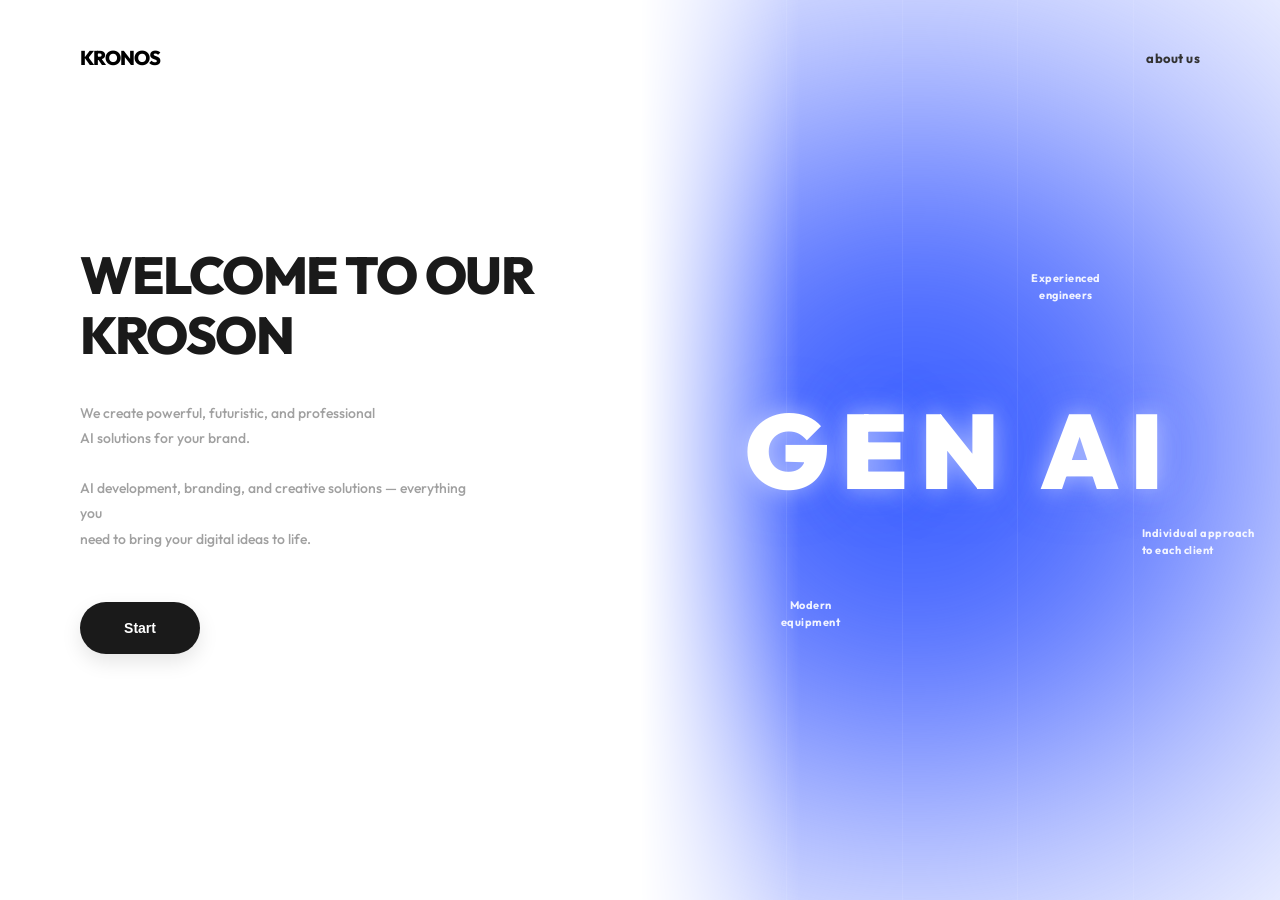
<file: Kroson Website/index.html>
<!DOCTYPE html>
<html lang="en">

<head>
    <meta charset="UTF-8">
    <meta name="viewport" content="width=device-width, initial-scale=1.0">
    <title>KROSON — Professional AI Solutions</title>
    <link href="https://fonts.googleapis.com/css2?family=Outfit:wght@300;400;500;600;700;800;900&display=swap"
        rel="stylesheet">
    <style>
        * {
            margin: 0;
            padding: 0;
            box-sizing: border-box;
        }

        body {
            font-family: 'Outfit', sans-serif;
            background: #fff;
            overflow: hidden;
            height: 100vh;
            width: 100%;
            color: #000;
        }

        /* Navbar */
        nav {
            position: absolute;
            top: 0;
            width: 100%;
            padding: 45px 80px;
            display: flex;
            justify-content: space-between;
            align-items: center;
            z-index: 1000;
        }

        .logo {
            font-size: 20px;
            font-weight: 800;
            letter-spacing: -1px;
            color: #000;
            text-transform: uppercase;
        }

        .nav-right {
            display: flex;
            gap: 40px;
        }

        .nav-right a {
            text-decoration: none;
            color: #333;
            font-weight: 700;
            font-size: 13px;
            text-transform: lowercase;
            letter-spacing: 0.5px;
            transition: 0.3s;
        }

        .nav-right a:hover {
            color: #000;
        }

        /* Split Wrapper */
        .wrapper {
            display: flex;
            width: 100%;
            height: 100vh;
        }

        /* Left Side */
        .left-side {
            width: 50%;
            height: 100%;
            display: flex;
            flex-direction: column;
            justify-content: center;
            padding-left: 80px;
            padding-right: 60px;
            background: #fff;
            position: relative;
            z-index: 100;
        }

        .left-side h1 {
            font-size: 52px;
            font-weight: 800;
            line-height: 1.15;
            margin-bottom: 35px;
            color: #1a1a1a;
            letter-spacing: -1.5px;
            text-transform: uppercase;
        }

        .left-side p {
            color: #a0a0a0;
            font-size: 14px;
            line-height: 1.8;
            max-width: 400px;
            margin-bottom: 50px;
            font-weight: 500;
        }

        .btn-start {
            width: 120px;
            height: 52px;
            background: #1a1a1a;
            color: #fff;
            border: none;
            border-radius: 30px;
            font-weight: 700;
            font-size: 14px;
            cursor: pointer;
            transition: 0.4s cubic-bezier(0.165, 0.84, 0.44, 1);
            box-shadow: 0 8px 20px rgba(0, 0, 0, 0.1);
        }

        .btn-start:hover {
            transform: translateY(-2px);
            background: #000;
            box-shadow: 0 12px 25px rgba(0, 0, 0, 0.15);
        }

        /* Right Side - Seamless Blend & Interactive Columns */
        .right-side {
            width: 50%;
            height: 100%;
            position: relative;
            background: #fff;
            display: flex;
            align-items: center;
            justify-content: center;
            overflow: hidden;
            /* Seamless Transition Mask */
            -webkit-mask-image: linear-gradient(to right, transparent, black 25%);
            mask-image: linear-gradient(to right, transparent, black 25%);
        }

        /* Electric Deep Blue Glow - Cloud Falloff */
        .blue-gradient {
            position: absolute;
            inset: -20%;
            background: radial-gradient(circle at 45% 50%, #2e5cff 0%, #4f6bff 25%, rgba(79, 107, 255, 0.4) 50%, transparent 85%);
            filter: blur(100px);
            opacity: 1;
            z-index: 1;
        }

        /* Interactive Grid Columns */
        .grid-container {
            position: absolute;
            inset: 0;
            display: flex;
            padding: 0 5%;
            pointer-events: auto;
            z-index: 2;
        }

        .grid-column {
            flex: 1;
            height: 100%;
            border-right: 1px solid rgba(255, 255, 255, 0.08);
            transition: 0.8s cubic-bezier(0.165, 0.84, 0.44, 1);
            position: relative;
        }

        .grid-column:last-child {
            border-right: none;
        }

        /* Rectangle Hover Animation */
        .grid-column:hover {
            background: rgba(79, 107, 255, 0.1);
            box-shadow: inset 0 0 80px rgba(79, 107, 255, 0.2);
            backdrop-filter: brightness(1.1);
        }

        /* High-Intensity KRONOS Layer */
        .floating-kronos {
            position: relative;
            font-size: 105px;
            font-weight: 900;
            color: #ffffff;
            letter-spacing: 12px;
            z-index: 10;
            text-shadow: 0 0 25px rgba(255, 255, 255, 0.5), 0 0 60px rgba(79, 107, 255, 0.3);
            animation: float 8s infinite ease-in-out;
            user-select: none;
            opacity: 1;
            text-transform: uppercase;
        }

        @keyframes float {

            0%,
            100% {
                transform: translateY(0);
            }

            50% {
                transform: translateY(-12px);
            }
        }

        /* Floating Info Labels */
        .floating-label {
            position: absolute;
            color: #fff;
            font-size: 11px;
            font-weight: 700;
            max-width: 140px;
            text-align: center;
            line-height: 1.5;
            opacity: 0.9;
            z-index: 11;
            text-transform: none;
            letter-spacing: 0.5px;
        }

        .label-top-right {
            top: 30%;
            right: 28%;
        }

        .label-mid-left {
            bottom: 30%;
            left: 22%;
        }

        .label-bottom-right {
            bottom: 38%;
            right: 4%;
            text-align: left;
        }
    </style>
</head>

<body>

    <nav>
        <div class="logo">KRONOS</div>
        <div class="nav-right">
            <a href="about.html" style="transition: 0.3s; cursor: pointer;">about us</a>
        </div>
    </nav>

    <div class="wrapper">
        <div class="left-side">
            <h1>WELCOME TO OUR<br>KROSON</h1>
            <p>
                We create powerful, futuristic, and professional<br>
                AI solutions for your brand.<br><br>
                AI development, branding, and creative solutions — everything you<br>
                need to bring your digital ideas to life.
            </p>
            <button class="btn-start" onclick="window.location.href='start_page.html'">Start</button>
        </div>

        <!-- Right Side - Seamless Transition & Interactive Rectangles -->
        <div class="right-side">
            <div class="blue-gradient"></div>

            <div class="grid-container">
                <div class="grid-column"></div>
                <div class="grid-column"></div>
                <div class="grid-column"></div>
                <div class="grid-column"></div>
                <div class="grid-column"></div>
            </div>

            <div class="floating-kronos">GEN AI</div>

            <div class="floating-label label-top-right">Experienced<br>engineers</div>
            <div class="floating-label label-mid-left">Modern<br>equipment</div>
            <div class="floating-label label-bottom-right">Individual approach<br>to each client</div>
        </div>
    </div>

</body>

</html>
</file>
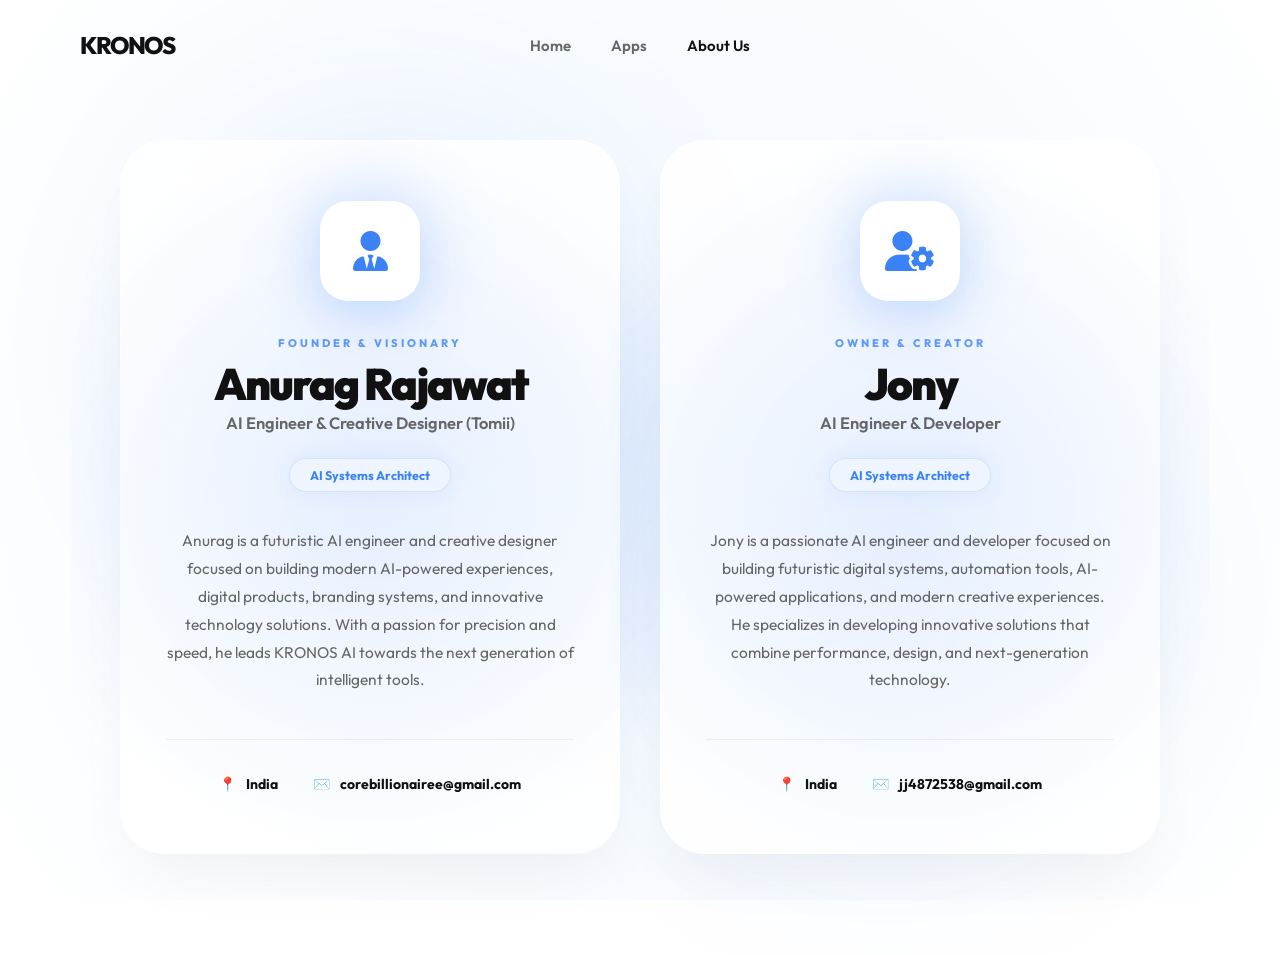
<file: Kroson Website/about.html>
<!DOCTYPE html>
<html lang="en">
<head>
    <meta charset="UTF-8">
    <meta name="viewport" content="width=device-width, initial-scale=1.0">
    <title>Team — KRONOS AI</title>
    <link href="https://fonts.googleapis.com/css2?family=Outfit:wght@300;400;500;600;700;800;900&display=swap" rel="stylesheet">
    <link rel="stylesheet" href="https://cdnjs.cloudflare.com/ajax/libs/font-awesome/6.4.0/css/all.min.css">
    <link rel="stylesheet" href="kronos-core.css">
    <style>
        :root {
            --primary-blue: #3b82f6;
            --blue-glow: rgba(59, 130, 246, 0.4);
            --text-dark: #111111;
            --text-gray: #666666;
            --card-bg: rgba(255, 255, 255, 0.85);
            --glass-border: rgba(255, 255, 255, 0.5);
        }

        * {
            margin: 0;
            padding: 0;
            box-sizing: border-box;
        }

        body {
            font-family: 'Outfit', sans-serif;
            background: #ffffff;
            color: var(--text-dark);
            min-height: 100vh;
            display: flex;
            flex-direction: column;
            overflow-x: hidden;
            position: relative;
        }

        /* --- Background Effects --- */
        .glow-bg {
            position: fixed;
            inset: 0;
            z-index: -1;
            background: radial-gradient(circle at 50% 50%, #f0f7ff 0%, #ffffff 100%);
        }

        .floating-blur {
            position: absolute;
            width: 400px;
            height: 400px;
            background: var(--primary-blue);
            filter: blur(120px);
            opacity: 0.1;
            border-radius: 50%;
            animation: float 15s infinite alternate ease-in-out;
        }

        @keyframes float {
            0% { transform: translate(0, 0) scale(1); }
            100% { transform: translate(100px, 100px) scale(1.2); }
        }

        /* --- Navigation --- */
        nav {
            display: flex;
            justify-content: space-between;
            align-items: center;
            padding: 30px 80px;
            width: 100%;
            position: absolute;
            top: 0;
            z-index: 1000;
        }

        .logo {
            flex: 1;
            font-size: 24px;
            font-weight: 800;
            letter-spacing: -1.5px;
            color: var(--text-dark);
            text-decoration: none;
            text-transform: uppercase;
        }

        .nav-links {
            flex: 2;
            display: flex;
            justify-content: center;
            gap: 40px;
        }

        .nav-links a {
            text-decoration: none;
            color: var(--text-gray);
            font-size: 15px;
            font-weight: 600;
            transition: 0.3s;
        }

        .nav-links a:hover, .nav-links a.active { color: var(--text-dark); }

        .nav-actions { flex: 1; display: flex; justify-content: flex-end; }

        /* --- Team Content --- */
        main {
            flex: 1;
            display: flex;
            flex-direction: column;
            align-items: center;
            justify-content: center;
            padding: 140px 20px 100px;
            position: relative;
        }

        .cards-container {
            display: flex;
            flex-wrap: wrap;
            justify-content: center;
            gap: 40px;
            max-width: 1200px;
            width: 100%;
            animation: containerFade 1.2s cubic-bezier(0.22, 1, 0.36, 1) forwards;
        }

        @keyframes containerFade {
            from { opacity: 0; transform: translateY(30px); }
            to { opacity: 1; transform: translateY(0); }
        }

        .profile-card {
            width: 100%;
            max-width: 500px;
            background: var(--card-bg);
            backdrop-filter: blur(25px);
            -webkit-backdrop-filter: blur(25px);
            border-radius: 45px;
            padding: 60px 45px;
            text-align: center;
            position: relative;
            border: 1px solid var(--glass-border);
            box-shadow: 0 30px 60px -12px rgba(0, 0, 0, 0.05);
            transition: all 0.5s cubic-bezier(0.175, 0.885, 0.32, 1.275);
            cursor: pointer;
        }

        .profile-card:hover {
            transform: translateY(-12px) scale(1.02);
            box-shadow: 0 50px 100px -20px rgba(59, 130, 246, 0.15);
        }

        /* Animated Aura */
        .aura {
            position: absolute;
            top: 50%;
            left: 50%;
            transform: translate(-50%, -50%);
            width: 120%;
            height: 120%;
            background: radial-gradient(circle, var(--blue-glow) 0%, transparent 70%);
            z-index: -1;
            opacity: 0.3;
            animation: pulse 4s infinite ease-in-out;
        }

        @keyframes pulse {
            0%, 100% { transform: translate(-50%, -50%) scale(1); opacity: 0.2; }
            50% { transform: translate(-50%, -50%) scale(1.1); opacity: 0.4; }
        }

        /* Gradient Border */
        .profile-card::before {
            content: '';
            position: absolute;
            inset: -2px;
            background: linear-gradient(45deg, transparent, var(--primary-blue), transparent, var(--primary-blue), transparent);
            background-size: 200% 200%;
            z-index: -1;
            border-radius: 47px;
            opacity: 0;
            transition: 0.6s;
            animation: borderFlow 5s linear infinite;
        }

        .profile-card:hover::before { opacity: 0.4; }

        @keyframes borderFlow {
            0% { background-position: 0% 0%; }
            100% { background-position: 200% 200%; }
        }

        /* Icon Container */
        .icon-box {
            width: 100px;
            height: 100px;
            background: #fff;
            border-radius: 28px;
            display: flex;
            align-items: center;
            justify-content: center;
            margin: 0 auto 35px;
            font-size: 40px;
            color: var(--primary-blue);
            box-shadow: 0 15px 35px rgba(59, 130, 246, 0.1);
            position: relative;
            transition: 0.4s cubic-bezier(0.175, 0.885, 0.32, 1.275);
        }

        .icon-box::after {
            content: '';
            position: absolute;
            inset: -15px;
            background: var(--primary-blue);
            filter: blur(35px);
            opacity: 0.2;
            border-radius: 50%;
            z-index: -1;
            animation: auraSpin 6s linear infinite;
        }

        @keyframes auraSpin {
            0% { transform: rotate(0deg) scale(1); }
            50% { transform: rotate(180deg) scale(1.1); }
            100% { transform: rotate(360deg) scale(1); }
        }

        .profile-card:hover .icon-box {
            transform: scale(1.1) rotate(5deg);
            box-shadow: 0 25px 50px rgba(59, 130, 246, 0.2);
        }

        .label {
            font-size: 11px;
            font-weight: 800;
            color: var(--primary-blue);
            letter-spacing: 3px;
            text-transform: uppercase;
            margin-bottom: 12px;
            display: block;
            opacity: 0.8;
        }

        .name {
            font-size: 44px;
            font-weight: 900;
            letter-spacing: -2px;
            margin-bottom: 6px;
            color: var(--text-dark);
            line-height: 1;
        }

        .role {
            font-size: 16.5px;
            font-weight: 600;
            color: var(--text-gray);
            margin-bottom: 25px;
        }

        .badge-glow {
            display: inline-block;
            background: #eef5ff;
            color: var(--primary-blue);
            padding: 8px 20px;
            border-radius: 35px;
            font-size: 12.5px;
            font-weight: 700;
            margin-bottom: 35px;
            border: 1px solid rgba(59, 130, 246, 0.15);
            box-shadow: 0 0 20px rgba(59, 130, 246, 0.1);
            transition: 0.3s;
        }

        .profile-card:hover .badge-glow {
            box-shadow: 0 0 30px rgba(59, 130, 246, 0.25);
            background: #fff;
        }

        .bio {
            font-size: 15.5px;
            color: var(--text-gray);
            line-height: 1.8;
            margin-bottom: 45px;
            font-weight: 400;
            text-align: center;
        }

        .contact-footer {
            border-top: 1px solid rgba(0, 0, 0, 0.06);
            padding-top: 35px;
            display: flex;
            justify-content: center;
            gap: 35px;
        }

        .footer-item {
            display: flex;
            align-items: center;
            gap: 10px;
            font-size: 14px;
            font-weight: 700;
            color: var(--text-dark);
            transition: 0.3s;
        }

        .footer-item a { color: inherit; text-decoration: none; }
        .footer-item:hover { color: var(--primary-blue); transform: translateY(-2px); }

        /* Loader */
        .loader-overlay {
            position: fixed;
            inset: 0;
            background: #ffffff;
            z-index: 9999;
            display: flex;
            align-items: center;
            justify-content: center;
            transition: opacity 0.6s ease;
        }
        .loader-overlay.hidden { opacity: 0; pointer-events: none; }

        /* Responsive */
        @media (max-width: 1024px) {
            main { padding-top: 120px; }
            .profile-card { max-width: 450px; }
        }

        @media (max-width: 768px) {
            nav { padding: 25px 30px; }
            .nav-links { display: none; }
            .profile-card { padding: 50px 30px; border-radius: 35px; }
            .name { font-size: 38px; }
            .cards-container { gap: 30px; }
        }
    </style>
</head>
<body>

    <div class="loader-overlay">
        <div style="width: 45px; height: 45px; border: 3px solid rgba(59, 130, 246, 0.08); border-top-color: #3b82f6; border-radius: 50%; animation: spin 0.8s linear infinite;"></div>
    </div>
    <style>@keyframes spin { to { transform: rotate(360deg); } }</style>

    <div class="glow-bg"></div>
    <div class="floating-blur" style="top: 15%; left: 15%;"></div>
    <div class="floating-blur" style="bottom: 15%; right: 15%; animation-delay: -7s;"></div>

    <nav>
        <a href="start_page.html" class="logo">KRONOS</a>
        <div class="nav-links">
            <a href="start_page.html">Home</a>
            <a href="apps.html">Apps</a>
            <a href="about.html" class="active">About Us</a>
        </div>
        <div class="nav-actions" id="nav-auth-container"></div>
    </nav>

    <main>
        <div class="cards-container">
            <!-- Card 1: Anurag Rajawat -->
            <div class="profile-card">
                <div class="aura"></div>
                <div class="icon-box">
                    <i class="fa-solid fa-user-tie"></i>
                </div>
                <span class="label">FOUNDER & VISIONARY</span>
                <h1 class="name">Anurag Rajawat</h1>
                <p class="role">AI Engineer & Creative Designer (Tomii)</p>
                <div class="badge-glow">AI Systems Architect</div>
                <p class="bio">
                    Anurag is a futuristic AI engineer and creative designer focused on building modern AI-powered experiences, 
                    digital products, branding systems, and innovative technology solutions. With a passion for precision and speed, 
                    he leads KRONOS AI towards the next generation of intelligent tools.
                </p>
                <div class="contact-footer">
                    <div class="footer-item"><span>📍</span> India</div>
                    <div class="footer-item"><span>✉️</span> <a href="mailto:corebillionairee@gmail.com">corebillionairee@gmail.com</a></div>
                </div>
            </div>

            <!-- Card 2: Jony -->
            <div class="profile-card">
                <div class="aura"></div>
                <div class="icon-box">
                    <i class="fa-solid fa-user-gear"></i>
                </div>
                <span class="label">OWNER & CREATOR</span>
                <h1 class="name">Jony</h1>
                <p class="role">AI Engineer & Developer</p>
                <div class="badge-glow">AI Systems Architect</div>
                <p class="bio">
                    Jony is a passionate AI engineer and developer focused on building futuristic digital systems, automation tools, 
                    AI-powered applications, and modern creative experiences. He specializes in developing innovative solutions 
                    that combine performance, design, and next-generation technology.
                </p>
                <div class="contact-footer">
                    <div class="footer-item"><span>📍</span> India</div>
                    <div class="footer-item"><span>✉️</span> <a href="mailto:jj4872538@gmail.com">jj4872538@gmail.com</a></div>
                </div>
            </div>
        </div>
    </main>

    <script src="kronos-core.js"></script>
    <script>
        window.addEventListener('load', () => {
            setTimeout(() => {
                document.querySelector('.loader-overlay').classList.add('hidden');
            }, 600);
        });
    </script>
</body>
</html>
</file>
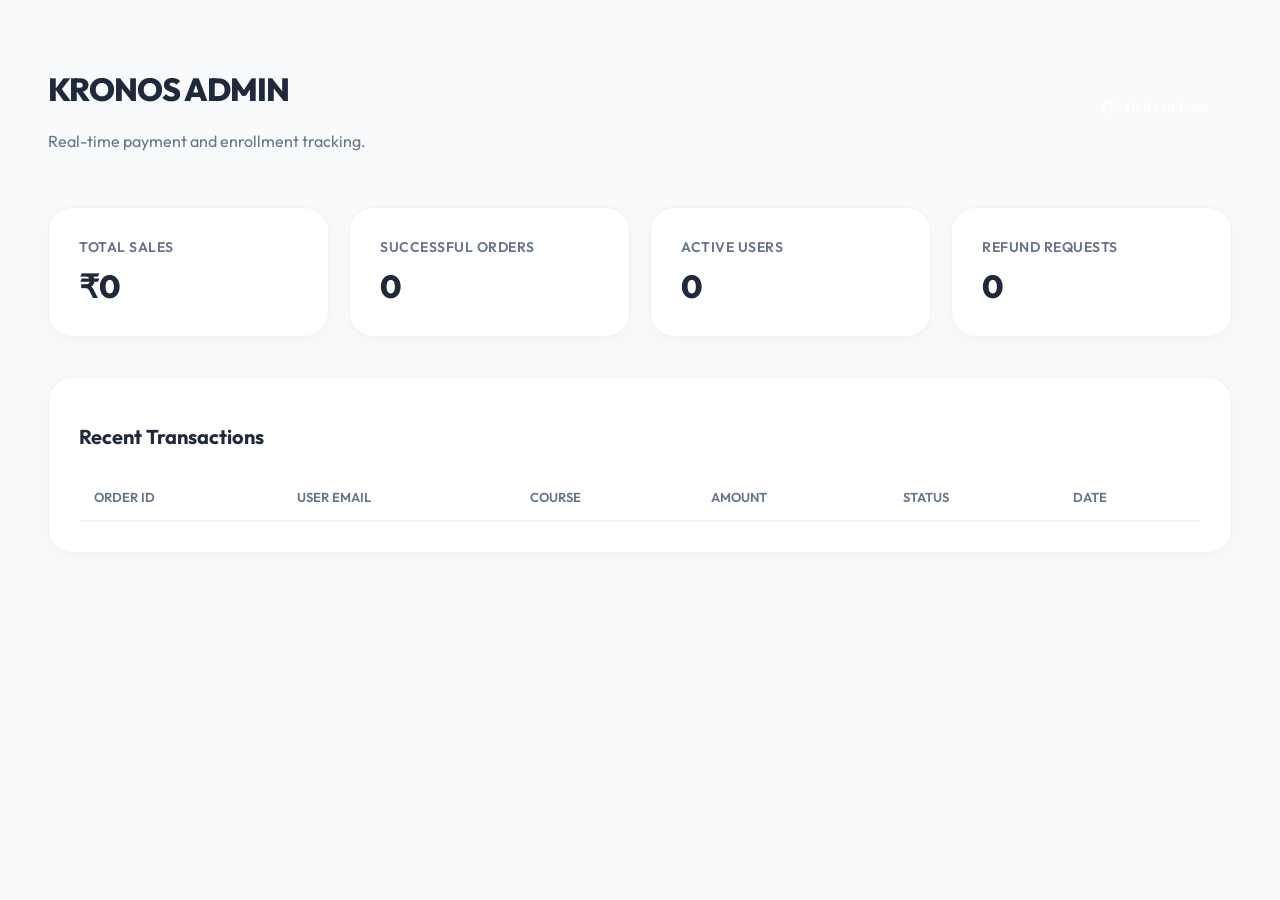
<file: Kroson Website/admin_dashboard.html>
<!DOCTYPE html>
<html lang="en">
<head>
    <meta charset="UTF-8">
    <meta name="viewport" content="width=device-width, initial-scale=1.0">
    <title>KRONOS AI — Admin Dashboard</title>
    <link href="https://fonts.googleapis.com/css2?family=Outfit:wght@300;400;500;600;700;800&display=swap" rel="stylesheet">
    <link rel="stylesheet" href="https://cdnjs.cloudflare.com/ajax/libs/font-awesome/6.4.0/css/all.min.css">
    <link rel="stylesheet" href="kronos-core.css">
    <style>
        body { background: #f8fafc; font-family: 'Outfit', sans-serif; color: #1e293b; padding: 40px; }
        .admin-wrapper { max-width: 1200px; margin: 0 auto; }
        
        .header { display: flex; justify-content: space-between; align-items: center; margin-bottom: 40px; }
        .header h1 { font-size: 32px; font-weight: 800; letter-spacing: -1px; }

        .stats-grid { display: grid; grid-template-columns: repeat(auto-fit, minmax(240px, 1fr)); gap: 20px; margin-bottom: 40px; }
        .stat-card { background: #fff; padding: 30px; border-radius: 24px; box-shadow: 0 4px 20px rgba(0,0,0,0.03); border: 1px solid rgba(0,0,0,0.05); }
        .stat-card .label { color: #64748b; font-size: 14px; font-weight: 600; text-transform: uppercase; letter-spacing: 0.5px; }
        .stat-card .value { font-size: 32px; font-weight: 800; margin-top: 10px; color: var(--blue); }

        .data-section { background: #fff; border-radius: 24px; padding: 30px; box-shadow: 0 4px 20px rgba(0,0,0,0.03); border: 1px solid rgba(0,0,0,0.05); }
        .data-section h2 { font-size: 20px; font-weight: 700; margin-bottom: 25px; }

        table { width: 100%; border-collapse: collapse; }
        th { text-align: left; padding: 15px; color: #64748b; font-weight: 600; border-bottom: 2px solid #f1f5f9; font-size: 13px; }
        td { padding: 20px 15px; border-bottom: 1px solid #f1f5f9; font-size: 14px; }
        
        .badge { padding: 6px 12px; border-radius: 20px; font-size: 11px; font-weight: 700; text-transform: uppercase; }
        .badge.success { background: #ebfbee; color: #40c057; }
        .badge.pending { background: #fff4e6; color: #fd7e14; }

        .refresh-btn { background: var(--blue); color: #fff; border: none; padding: 12px 24px; border-radius: 12px; font-weight: 600; cursor: pointer; transition: 0.3s; }
        .refresh-btn:hover { background: var(--blue-dark); transform: translateY(-2px); }
    </style>
</head>
<body>
    <div class="admin-wrapper">
        <div class="header">
            <div>
                <h1>KRONOS <span style="color: var(--blue);">ADMIN</span></h1>
                <p style="color: #64748b;">Real-time payment and enrollment tracking.</p>
            </div>
            <button onclick="loadAdminData()" class="refresh-btn">
                <i class="fas fa-sync-alt" style="margin-right: 8px;"></i> Refresh Data
            </button>
        </div>

        <div class="stats-grid">
            <div class="stat-card">
                <div class="label">Total Sales</div>
                <div class="value" id="totalSales">₹0</div>
            </div>
            <div class="stat-card">
                <div class="label">Successful Orders</div>
                <div class="value" id="totalOrders">0</div>
            </div>
            <div class="stat-card">
                <div class="label">Active Users</div>
                <div class="value" id="activeUsers">0</div>
            </div>
            <div class="stat-card">
                <div class="label">Refund Requests</div>
                <div class="value" id="failedOrders">0</div>
            </div>
        </div>

        <div class="data-section">
            <h2>Recent Transactions</h2>
            <table>
                <thead>
                    <tr>
                        <th>ORDER ID</th>
                        <th>USER EMAIL</th>
                        <th>COURSE</th>
                        <th>AMOUNT</th>
                        <th>STATUS</th>
                        <th>DATE</th>
                    </tr>
                </thead>
                <tbody id="transactionTable">
                    <!-- Data will be loaded here -->
                </tbody>
            </table>
        </div>
    </div>

    <script>
        async function loadAdminData() {
            try {
                const response = await fetch('http://localhost:5000/api/admin/stats');
                const data = await response.json();

                document.getElementById('totalSales').innerText = `₹${data.totalSales.toFixed(2)}`;
                document.getElementById('totalOrders').innerText = data.totalOrders;
                document.getElementById('failedOrders').innerText = data.failedPayments;
                document.getElementById('activeUsers').innerText = data.totalOrders + 124; // Static + Dynamic

                const table = document.getElementById('transactionTable');
                table.innerHTML = data.recentPayments.map(p => `
                    <tr>
                        <td style="font-family: monospace; font-weight: 600;">${p.orderId}</td>
                        <td>${p.userEmail}</td>
                        <td><span class="badge" style="background: var(--blue-glow); color: var(--blue);">${p.courseId}</span></td>
                        <td style="font-weight: 700;">₹${p.amount}</td>
                        <td><span class="badge success">Success</span></td>
                        <td style="color: #64748b;">${new Date(p.date).toLocaleDateString()}</td>
                    </tr>
                `).join('');

                if (data.recentPayments.length === 0) {
                    table.innerHTML = '<tr><td colspan="6" style="text-align: center; padding: 40px; color: #94a3b8;">No recent transactions found.</td></tr>';
                }

            } catch (error) {
                console.error('Admin Data Load Error:', error);
                alert('Backend server is not running. Please start server.js');
            }
        }

        window.onload = loadAdminData;
    </script>
</body>
</html>
</file>
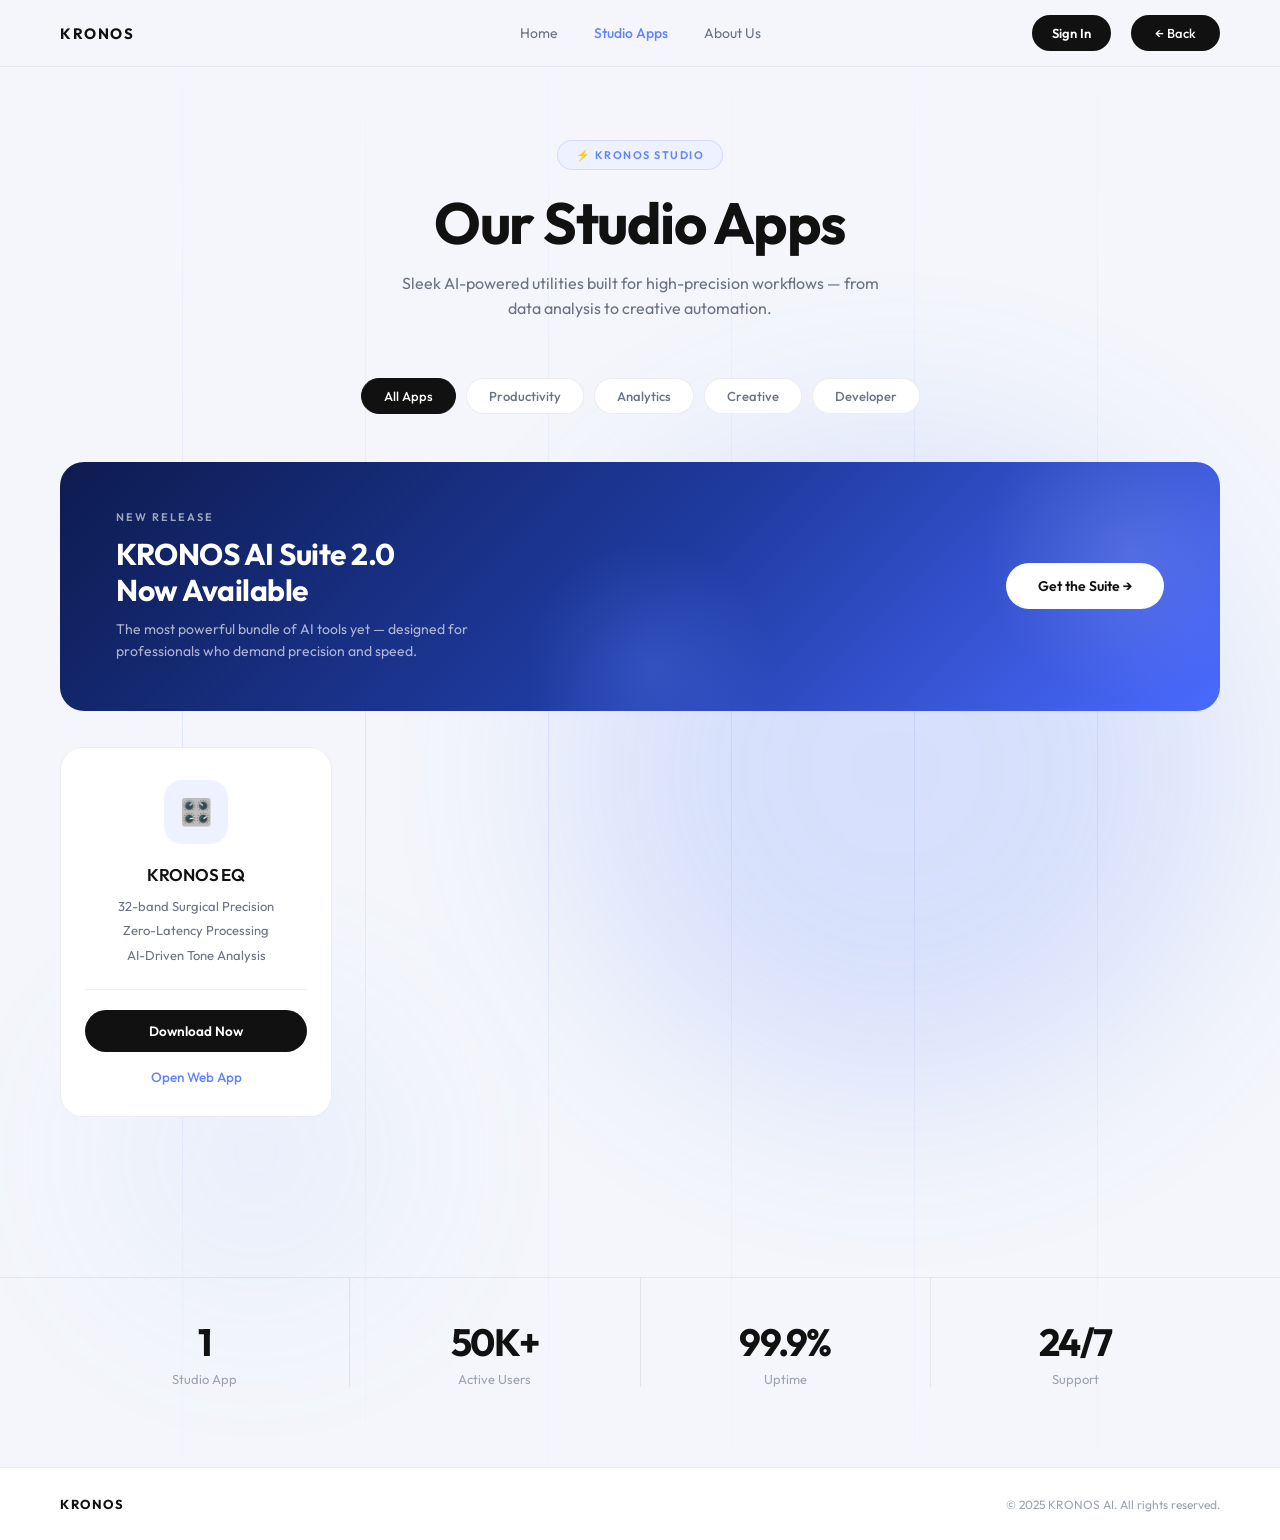
<file: Kroson Website/apps.html>
<!DOCTYPE html>
<html lang="en">

<head>
    <meta charset="UTF-8">
    <meta name="viewport" content="width=device-width, initial-scale=1.0">
    <title>Studio Apps — KRONOS AI</title>
    <meta name="description"
        content="Explore KRONOS AI Studio Apps — precision AI tools built for modern creators, engineers, and developers.">
    <link href="https://fonts.googleapis.com/css2?family=Outfit:wght@300;400;500;600;700;800&display=swap"
        rel="stylesheet">
    <link rel="stylesheet" href="https://cdnjs.cloudflare.com/ajax/libs/font-awesome/6.4.0/css/all.min.css">
    <link rel="stylesheet" href="kronos-core.css">
    <style>
        :root {
            --bg: #f4f6fb;
            --bg-card: #ffffff;
            --text-dark: #111111;
            --text-gray: #6b7280;
            --text-light: #9ca3af;
            --blue: #6384ff;
            --blue-dark: #4a6aff;
            --blue-soft: #eef1ff;
            --card-border: rgba(0, 0, 0, 0.07);
            --shadow-sm: 0 2px 12px rgba(0, 0, 0, 0.06);
            --shadow-md: 0 12px 36px rgba(99, 132, 255, 0.13), 0 4px 14px rgba(0, 0, 0, 0.06);
        }

        * {
            box-sizing: border-box;
            margin: 0;
            padding: 0;
        }

        body {
            font-family: 'Outfit', sans-serif;
            background: transparent;
            color: var(--text-dark);
            min-height: 100vh;
            opacity: 0;
            animation: pageFadeIn 0.55s cubic-bezier(0.22, 1, 0.36, 1) forwards;
        }

        @keyframes pageFadeIn {
            from {
                opacity: 0;
                transform: translateY(14px);
            }

            to {
                opacity: 1;
                transform: translateY(0);
            }
        }

        body.page-exit {
            animation: pageFadeOut 0.4s cubic-bezier(0.22, 1, 0.36, 1) forwards !important;
        }

        @keyframes pageFadeOut {
            from {
                opacity: 1;
                transform: translateY(0) scale(1);
            }

            to {
                opacity: 0;
                transform: translateY(-12px) scale(0.98);
            }
        }

        /* ── TOP NAV ── */
        .topbar {
            position: fixed;
            top: 0;
            left: 0;
            right: 0;
            z-index: 100;
            display: flex;
            align-items: center;
            justify-content: space-between;
            padding: 20px 60px;
            background: rgba(244, 246, 251, 0.88);
            backdrop-filter: blur(18px);
            -webkit-backdrop-filter: blur(18px);
            border-bottom: 1px solid rgba(0, 0, 0, 0.06);
        }

        .logo {
            font-weight: 700;
            font-size: 15px;
            letter-spacing: 1.5px;
            color: var(--text-dark);
            text-transform: uppercase;
            text-decoration: none;
        }

        .topbar nav {
            display: flex;
            gap: 36px;
            align-items: center;
        }

        .topbar nav a {
            text-decoration: none;
            color: var(--text-gray);
            font-size: 14px;
            font-weight: 400;
            transition: color 0.25s ease;
        }

        .topbar nav a:hover {
            color: var(--text-dark);
        }

        .topbar nav a.active {
            color: var(--blue);
            font-weight: 500;
        }

        .btn-back {
            background: var(--text-dark);
            color: #fff;
            border: none;
            border-radius: 40px;
            padding: 10px 24px;
            font-size: 13px;
            font-weight: 500;
            font-family: inherit;
            cursor: pointer;
            text-decoration: none;
            transition: all 0.3s cubic-bezier(0.25, 0.8, 0.25, 1);
            display: inline-block;
        }

        .btn-back:hover {
            background: #2a2a2a;
            transform: translateY(-2px);
            box-shadow: 0 8px 18px rgba(0, 0, 0, 0.14);
        }

        /* ── PAGE HEADER ── */
        .page-header {
            padding: 140px 60px 56px;
            text-align: center;
        }

        .page-eyebrow {
            display: inline-flex;
            align-items: center;
            gap: 8px;
            background: var(--blue-soft);
            color: var(--blue);
            padding: 7px 18px;
            border-radius: 30px;
            font-size: 11px;
            font-weight: 600;
            letter-spacing: 1.5px;
            text-transform: uppercase;
            margin-bottom: 22px;
            border: 1px solid rgba(99, 132, 255, 0.2);
        }

        .page-header h1 {
            font-size: clamp(34px, 5vw, 58px);
            font-weight: 700;
            letter-spacing: -1.5px;
            color: var(--text-dark);
            line-height: 1.08;
            margin-bottom: 16px;
        }

        .page-header p {
            font-size: 16px;
            color: var(--text-gray);
            max-width: 480px;
            margin: 0 auto;
            line-height: 1.6;
            font-weight: 400;
        }

        /* ── FILTER TABS ── */
        .filter-bar {
            display: flex;
            justify-content: center;
            gap: 10px;
            padding: 0 60px 48px;
            flex-wrap: wrap;
        }

        .filter-btn {
            background: var(--bg-card);
            border: 1px solid var(--card-border);
            border-radius: 30px;
            padding: 9px 22px;
            font-size: 13px;
            font-weight: 500;
            font-family: inherit;
            color: var(--text-gray);
            cursor: pointer;
            transition: all 0.25s ease;
        }

        .filter-btn:hover,
        .filter-btn.active {
            background: var(--text-dark);
            color: #fff;
            border-color: var(--text-dark);
        }

        /* ── APPS GRID ── */
        .apps-section {
            padding: 0 60px 100px;
        }

        .apps-grid {
            display: grid;
            grid-template-columns: repeat(4, 1fr);
            gap: 24px;
        }


        /* ── APP CARD ── */
        .app-card {
            background: var(--bg-card);
            border: 1px solid var(--card-border);
            border-radius: 22px;
            padding: 32px 24px 24px;
            display: flex;


            flex-direction: column;
            align-items: center;
            text-align: center;
            gap: 0;
            cursor: pointer;
            transition:
                transform 0.35s cubic-bezier(0.25, 0.8, 0.25, 1),
                box-shadow 0.35s cubic-bezier(0.25, 0.8, 0.25, 1),
                border-color 0.35s ease;
            opacity: 0;
            animation: cardIn 0.65s cubic-bezier(0.25, 0.8, 0.25, 1) forwards;
        }

        .app-card:nth-child(1) {
            animation-delay: 0.10s;
        }

        .app-card:nth-child(2) {
            animation-delay: 0.20s;
        }

        .app-card:nth-child(3) {
            animation-delay: 0.30s;
        }

        .app-card:nth-child(4) {
            animation-delay: 0.40s;
        }

        .app-card:nth-child(5) {
            animation-delay: 0.50s;
        }

        .app-card:nth-child(6) {
            animation-delay: 0.60s;
        }

        .app-card:nth-child(7) {
            animation-delay: 0.70s;
        }

        .app-card:nth-child(8) {
            animation-delay: 0.80s;
        }

        @keyframes cardIn {
            from {
                opacity: 0;
                transform: translateY(24px);
            }

            to {
                opacity: 1;
                transform: translateY(0);
            }
        }

        .app-card:hover {
            transform: translateY(-8px);
            box-shadow: var(--shadow-md);
            border-color: rgba(99, 132, 255, 0.22);
        }

        /* Icon wrapper */
        .app-icon-wrap {
            width: 64px;
            height: 64px;
            border-radius: 18px;
            background: var(--blue-soft);
            display: flex;
            align-items: center;
            justify-content: center;
            margin-bottom: 20px;
            font-size: 26px;
            transition: transform 0.35s cubic-bezier(0.25, 0.8, 0.25, 1), background 0.3s ease;
        }

        .app-card:hover .app-icon-wrap {
            transform: scale(1.1) rotate(-4deg);
            background: #e0e8ff;
        }

        .app-name {
            font-size: 17px;
            font-weight: 600;
            color: var(--text-dark);
            margin-bottom: 12px;
            letter-spacing: -0.2px;
        }

        .app-features {
            list-style: none;
            margin-bottom: 24px;
            display: flex;
            flex-direction: column;
            gap: 5px;
        }

        .app-features li {
            font-size: 13px;
            color: var(--text-gray);
            font-weight: 400;
            line-height: 1.5;
        }

        /* Card divider */
        .card-divider {
            width: 100%;
            height: 1px;
            background: rgba(0, 0, 0, 0.06);
            margin-bottom: 20px;
        }

        /* Action buttons */
        .card-actions {
            width: 100%;
            display: flex;
            flex-direction: column;
            gap: 10px;
        }

        .btn-download {
            width: 100%;
            background: var(--text-dark);
            color: #fff;
            border: none;
            border-radius: 40px;
            padding: 12px 20px;
            font-size: 13.5px;
            font-weight: 600;
            font-family: inherit;
            cursor: pointer;
            transition: all 0.3s cubic-bezier(0.25, 0.8, 0.25, 1);
        }

        .btn-download:hover {
            background: #2a2a2a;
            transform: translateY(-2px);
            box-shadow: 0 8px 20px rgba(0, 0, 0, 0.16);
        }

        .btn-download:active {
            transform: translateY(0);
        }

        .btn-webapp {
            width: 100%;
            background: transparent;
            color: var(--blue);
            border: none;
            font-size: 13.5px;
            font-weight: 500;
            font-family: inherit;
            cursor: pointer;
            padding: 6px 0;
            transition: color 0.25s ease;
            text-decoration: none;
            display: block;
        }

        .btn-webapp:hover {
            color: var(--blue-dark);
        }

        /* ── FEATURED BANNER ── */
        .featured-banner {
            margin: 0 60px 36px;
            background: linear-gradient(135deg, #0d1b4f 0%, #1e3a9e 50%, #4a6aff 100%);
            border-radius: 24px;
            padding: 48px 56px;
            display: flex;
            align-items: center;
            justify-content: space-between;
            gap: 24px;
            overflow: hidden;
            position: relative;
            opacity: 0;
            animation: cardIn 0.65s cubic-bezier(0.25, 0.8, 0.25, 1) 0.05s forwards;
        }

        .featured-banner::before {
            content: '';
            position: absolute;
            top: -60px;
            right: -60px;
            width: 300px;
            height: 300px;
            background: radial-gradient(circle, rgba(255, 255, 255, 0.12) 0%, transparent 70%);
            border-radius: 50%;
        }

        .featured-banner::after {
            content: '';
            position: absolute;
            bottom: -80px;
            left: 40%;
            width: 250px;
            height: 250px;
            background: radial-gradient(circle, rgba(99, 132, 255, 0.25) 0%, transparent 70%);
            border-radius: 50%;
        }

        .banner-left {
            position: relative;
            z-index: 2;
        }

        .banner-eyebrow {
            font-size: 11px;
            font-weight: 600;
            letter-spacing: 2px;
            text-transform: uppercase;
            color: rgba(255, 255, 255, 0.6);
            margin-bottom: 12px;
        }

        .banner-title {
            font-size: clamp(22px, 3vw, 30px);
            font-weight: 700;
            color: #ffffff;
            line-height: 1.2;
            margin-bottom: 10px;
            letter-spacing: -0.5px;
        }

        .banner-sub {
            font-size: 14px;
            color: rgba(255, 255, 255, 0.65);
            max-width: 380px;
            line-height: 1.6;
        }

        .banner-right {
            position: relative;
            z-index: 2;
            flex-shrink: 0;
        }

        .btn-banner {
            background: #ffffff;
            color: var(--text-dark);
            border: none;
            border-radius: 40px;
            padding: 14px 32px;
            font-size: 14px;
            font-weight: 600;
            font-family: inherit;
            cursor: pointer;
            transition: all 0.3s cubic-bezier(0.25, 0.8, 0.25, 1);
            white-space: nowrap;
        }

        .btn-banner:hover {
            transform: translateY(-3px);
            box-shadow: 0 12px 28px rgba(0, 0, 0, 0.25);
        }

        /* ── STATS ── */
        .stats-row {
            display: flex;
            justify-content: center;
            gap: 0;
            padding: 0 60px 80px;
            border-top: 1px solid rgba(0, 0, 0, 0.07);
            margin-top: 60px;
        }

        .stat-item {
            flex: 1;
            text-align: center;
            padding: 40px 20px 0;
            border-right: 1px solid rgba(0, 0, 0, 0.07);
            opacity: 0;
            animation: cardIn 0.65s cubic-bezier(0.25, 0.8, 0.25, 1) 0.9s forwards;
        }

        .stat-item:last-child {
            border-right: none;
        }

        .stat-number {
            font-size: 38px;
            font-weight: 700;
            color: var(--text-dark);
            letter-spacing: -1.5px;
        }

        .stat-label {
            font-size: 13px;
            color: var(--text-light);
            font-weight: 400;
            margin-top: 5px;
        }

        /* ── FOOTER ── */
        .page-footer {
            border-top: 1px solid rgba(0, 0, 0, 0.07);
            padding: 28px 60px;
            display: flex;
            align-items: center;
            justify-content: space-between;
            background: var(--bg-card);
        }

        .footer-logo {
            font-weight: 700;
            font-size: 13px;
            letter-spacing: 1.5px;
            color: var(--text-dark);
            text-transform: uppercase;
        }

        .footer-copy {
            font-size: 12px;
            color: var(--text-light);
        }

        /* ── RESPONSIVE ── */
        @media (max-width: 1200px) {
            .apps-grid {
                grid-template-columns: repeat(3, 1fr);
            }
        }

        @media (max-width: 900px) {

            .topbar,
            .page-header,
            .apps-section,
            .filter-bar,
            .stats-row {
                padding-left: 30px;
                padding-right: 30px;
            }

            .featured-banner {
                margin: 0 30px 36px;
                padding: 36px 36px;
            }

            .apps-grid {
                grid-template-columns: repeat(2, 1fr);
                gap: 18px;
            }

            .stats-row {
                flex-wrap: wrap;
            }

            .stat-item {
                flex: 0 0 50%;
                border-right: none;
                border-bottom: 1px solid rgba(0, 0, 0, 0.07);
            }
        }

        @media (max-width: 600px) {
            .topbar {
                padding: 16px 20px;
            }

            .topbar nav {
                display: none;
            }

            .page-header {
                padding: 110px 20px 40px;
            }

            .apps-section {
                padding: 0 20px 60px;
            }

            .filter-bar {
                padding: 0 20px 36px;
            }

            .apps-grid {
                grid-template-columns: 1fr;
            }

            .featured-banner {
                margin: 0 20px 28px;
                flex-direction: column;
                align-items: flex-start;
                padding: 28px 24px;
            }

            .stats-row {
                padding: 0 20px 50px;
            }

            .stat-item {
                flex: 0 0 50%;
            }

            .page-footer {
                padding: 20px;
                flex-direction: column;
                gap: 8px;
                text-align: center;
            }
        }

        /* ── KRONOS GLOW BACKGROUND ── */
        .glow-bg {
            position: fixed;
            inset: 0;
            z-index: -1;
            pointer-events: none;
            overflow: hidden;
            background: var(--bg);
        }

        .glow-orb {
            position: absolute;
            top: 50%;
            left: 70%;
            transform: translate(-50%, -50%);
            width: 750px;
            height: 750px;
            background: radial-gradient(circle, #5a85ff 0%, #4a75ff 45%, transparent 75%);
            border-radius: 50%;
            filter: blur(90px);
            opacity: 0.18;
            animation: glowFloat 10s ease-in-out infinite alternate;
        }

        .glow-orb-2 {
            position: absolute;
            top: 75%;
            left: 20%;
            transform: translate(-50%, -50%);
            width: 450px;
            height: 450px;
            background: radial-gradient(circle, #7ba0ff 0%, transparent 70%);
            border-radius: 50%;
            filter: blur(80px);
            opacity: 0.12;
            animation: glowFloat 14s ease-in-out 3s infinite alternate-reverse;
        }

        @keyframes glowFloat {
            0% {
                transform: translate(-50%, -50%) scale(0.95);
                opacity: 0.14;
            }

            100% {
                transform: translate(-48%, -52%) scale(1.08);
                opacity: 0.24;
            }
        }

        .vlines {
            position: absolute;
            inset: 0;
            display: flex;
            justify-content: space-evenly;
        }

        .vline {
            width: 1px;
            height: 100%;
            background: linear-gradient(to bottom,
                    transparent 0%,
                    rgba(99, 132, 255, 0.08) 30%,
                    rgba(99, 132, 255, 0.15) 50%,
                    rgba(99, 132, 255, 0.08) 70%,
                    transparent 100%);
            animation: vlinePulse 9s ease-in-out infinite alternate;
        }

        .vline:nth-child(2) {
            animation-delay: 1s;
        }

        .vline:nth-child(3) {
            animation-delay: 2s;
        }

        .vline:nth-child(4) {
            animation-delay: 0.5s;
        }

        .vline:nth-child(5) {
            animation-delay: 1.5s;
        }

        .vline:nth-child(6) {
            animation-delay: 2.5s;
        }

        @keyframes vlinePulse {
            0% {
                opacity: 0.35;
            }

            100% {
                opacity: 1;
            }
        }

        .light-sweep {
            position: absolute;
            top: 0;
            left: -100%;
            width: 55%;
            height: 100%;
            background: linear-gradient(105deg,
                    transparent 40%,
                    rgba(99, 132, 255, 0.035) 50%,
                    transparent 60%);
            animation: sweep 14s linear infinite;
        }

        @keyframes sweep {
            0% {
                transform: translateX(0);
            }

            100% {
                transform: translateX(290%);
            }
        }

        .profile-container.active .profile-chevron {
            transform: rotate(180deg);
        }
    </style>
</head>

<body>

    <!-- GLOW BACKGROUND -->
    <div class="glow-bg" aria-hidden="true">
        <div class="glow-orb"></div>
        <div class="glow-orb-2"></div>
        <div class="vlines">
            <div class="vline"></div>
            <div class="vline"></div>
            <div class="vline"></div>
            <div class="vline"></div>
            <div class="vline"></div>
            <div class="vline"></div>
        </div>
        <div class="light-sweep"></div>
    </div>

    <!-- TOP NAV -->
    <header class="topbar">
        <a href="krosonai.html" class="logo">KRONOS</a>

        <nav class="nav-links">
            <a href="start_page.html">Home</a>
            <a href="apps.html" class="active">Studio Apps</a>
            <a href="about.html">About Us</a>
        </nav>

        <div class="nav-right">
            <div class="nav-actions" id="nav-auth-container">
                <a href="auth.html" class="btn-signin"
                    style="background: var(--text-dark); color: #fff; text-decoration: none; padding: 10px 20px; border-radius: 30px; font-size: 13px; font-weight: 600;">Sign
                    In</a>
            </div>
            <a href="start_page.html" class="btn-back">← Back</a>
        </div>
    </header>

    <style>
        /* Updated Navbar Alignment to match Home Page */
        .topbar {
            display: flex;
            justify-content: space-between;
            align-items: center;
            padding: 15px 60px;
            /* Refined padding */
        }

        .logo {
            flex: 1;
            display: flex;
            justify-content: flex-start;
        }

        .nav-links {
            flex: 2;
            display: flex;
            justify-content: center;
            gap: 40px;
        }

        .nav-right {
            flex: 1;
            display: flex;
            justify-content: flex-end;
            align-items: center;
            gap: 20px;
        }

        .nav-actions {
            display: flex;
            align-items: center;
        }

        @media (max-width: 900px) {
            .topbar {
                padding: 15px 30px;
            }

            .nav-links {
                gap: 20px;
            }
        }
    </style>

    <!-- PAGE HEADER -->
    <section class="page-header">
        <div class="page-eyebrow">⚡ KRONOS STUDIO</div>
        <h1>Our Studio Apps</h1>
        <p>Sleek AI-powered utilities built for high-precision workflows — from data analysis to creative automation.
        </p>
    </section>

    <!-- FILTER TABS -->
    <div class="filter-bar">
        <button class="filter-btn active">All Apps</button>
        <button class="filter-btn">Productivity</button>
        <button class="filter-btn">Analytics</button>
        <button class="filter-btn">Creative</button>
        <button class="filter-btn">Developer</button>
    </div>

    <!-- FEATURED BANNER -->
    <div class="featured-banner">
        <div class="banner-left">
            <div class="banner-eyebrow">NEW RELEASE</div>
            <div class="banner-title">KRONOS AI Suite 2.0<br>Now Available</div>
            <div class="banner-sub">The most powerful bundle of AI tools yet — designed for professionals who demand
                precision and speed.</div>
        </div>
        <div class="banner-right">
            <button class="btn-banner">Get the Suite →</button>
        </div>
    </div>

    <!-- APPS GRID -->
    <section class="apps-section">
        <div class="apps-grid">

            <!-- App 1 -->
            <div class="app-card">
                <div class="app-icon-wrap">🎛️</div>
                <div class="app-name">KRONOS EQ</div>
                <ul class="app-features">
                    <li>32-band Surgical Precision</li>
                    <li>Zero-Latency Processing</li>
                    <li>AI-Driven Tone Analysis</li>
                </ul>
                <div class="card-divider"></div>
                <div class="card-actions">
                    <button class="btn-download">Download Now</button>
                    <a href="#" class="btn-webapp">Open Web App</a>
                </div>
            </div>


        </div>
    </section>

    <!-- STATS -->
    <div class="stats-row">
        <div class="stat-item">
            <div class="stat-number">1</div>
            <div class="stat-label">Studio App</div>
        </div>
        <div class="stat-item">
            <div class="stat-number">50K+</div>
            <div class="stat-label">Active Users</div>
        </div>
        <div class="stat-item">
            <div class="stat-number">99.9%</div>
            <div class="stat-label">Uptime</div>
        </div>
        <div class="stat-item">
            <div class="stat-number">24/7</div>
            <div class="stat-label">Support</div>
        </div>
    </div>

    <!-- FOOTER -->
    <footer class="page-footer">
        <div class="footer-logo">KRONOS</div>
        <div class="footer-copy">© 2025 KRONOS AI. All rights reserved.</div>
    </footer>

    <script>
        // Filter tab interaction
        document.querySelectorAll('.filter-btn').forEach(btn => {
            btn.addEventListener('click', () => {
                document.querySelectorAll('.filter-btn').forEach(b => b.classList.remove('active'));
                btn.classList.add('active');
            });
        });
    </script>
    <script src="kronos-core.js"></script>
</body>

</html>
</file>
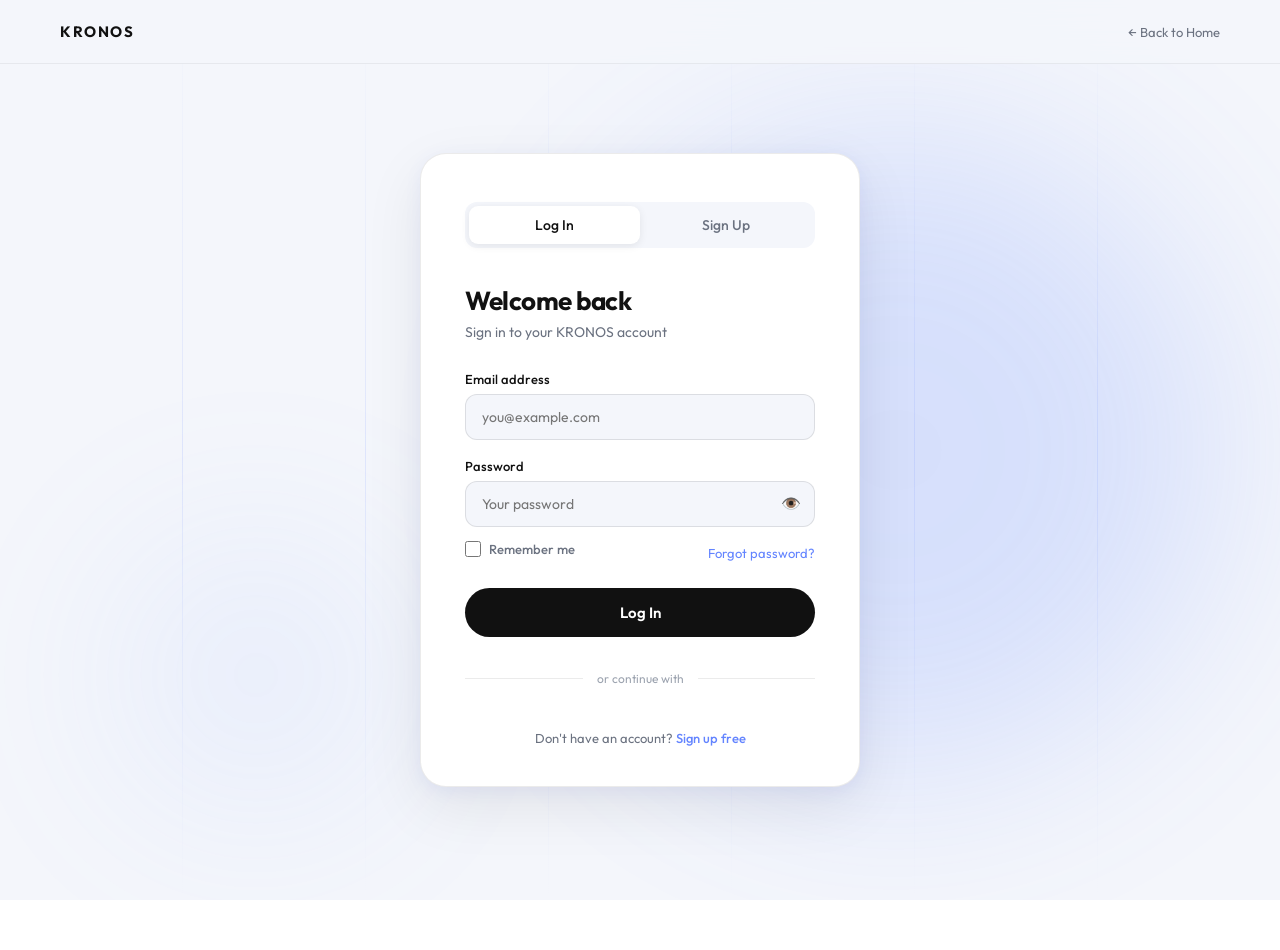
<file: Kroson Website/auth.html>
<!DOCTYPE html>
<html lang="en">

<head>
    <meta charset="UTF-8">
    <meta name="viewport" content="width=device-width, initial-scale=1.0">
    <title>Login / Sign Up — KRONOS AI</title>
    <meta name="description" content="Sign in or create your KRONOS AI account to access courses and studio apps.">
    <link href="https://fonts.googleapis.com/css2?family=Outfit:wght@300;400;500;600;700;800&display=swap"
        rel="stylesheet">
    <!-- Google Identity Services -->
    <script src="https://accounts.google.com/gsi/client" async defer></script>
    <style>
        :root {
            --bg: #f4f6fb;
            --bg-card: #ffffff;
            --text-dark: #111111;
            --text-gray: #6b7280;
            --text-light: #9ca3af;
            --blue: #6384ff;
            --blue-dark: #4a6aff;
            --blue-soft: #eef1ff;
            --red: #ef4444;
            --green: #22c55e;
        }

        * {
            box-sizing: border-box;
            margin: 0;
            padding: 0;
        }

        body {
            font-family: 'Outfit', sans-serif;
            background: transparent;
            min-height: 100vh;
            display: flex;
            flex-direction: column;
            align-items: center;
            /* Allow vertical scrolling for long forms */
            overflow-x: hidden;
            overflow-y: auto;
            padding: 0;
            margin: 0;
            opacity: 0;
            animation: fadeIn 0.5s cubic-bezier(0.22, 1, 0.36, 1) forwards;
            position: relative;
        }

        /* Centered scrollable wrapper */
        .auth-wrapper {
            width: 100%;
            display: flex;
            align-items: center;
            justify-content: center;
            flex: 1;
            padding: 100px 20px 60px;
            /* Top padding clears fixed logo-bar */
            box-sizing: border-box;
        }

        /* ── KRONOS GLOW BACKGROUND ── */
        .glow-bg {
            position: fixed;
            inset: 0;
            z-index: -1;
            pointer-events: none;
            overflow: hidden;
            background: var(--bg);
        }

        .glow-orb {
            position: absolute;
            top: 50%;
            left: 70%;
            transform: translate(-50%, -50%);
            width: 750px;
            height: 750px;
            background: radial-gradient(circle, #5a85ff 0%, #4a75ff 45%, transparent 75%);
            border-radius: 50%;
            filter: blur(90px);
            opacity: 0.18;
            animation: glowFloat 10s ease-in-out infinite alternate;
        }

        .glow-orb-2 {
            position: absolute;
            top: 75%;
            left: 20%;
            transform: translate(-50%, -50%);
            width: 450px;
            height: 450px;
            background: radial-gradient(circle, #7ba0ff 0%, transparent 70%);
            border-radius: 50%;
            filter: blur(80px);
            opacity: 0.12;
            animation: glowFloat 14s ease-in-out 3s infinite alternate-reverse;
        }

        @keyframes glowFloat {
            0% {
                transform: translate(-50%, -50%) scale(0.95);
                opacity: 0.14;
            }

            100% {
                transform: translate(-48%, -52%) scale(1.08);
                opacity: 0.24;
            }
        }

        .vlines {
            position: absolute;
            inset: 0;
            display: flex;
            justify-content: space-evenly;
        }

        .vline {
            width: 1px;
            height: 100%;
            background: linear-gradient(to bottom,
                    transparent 0%,
                    rgba(99, 132, 255, 0.08) 30%,
                    rgba(99, 132, 255, 0.15) 50%,
                    rgba(99, 132, 255, 0.08) 70%,
                    transparent 100%);
            animation: vlinePulse 9s ease-in-out infinite alternate;
        }

        .vline:nth-child(2) {
            animation-delay: 1s;
        }

        .vline:nth-child(3) {
            animation-delay: 2s;
        }

        .vline:nth-child(4) {
            animation-delay: 0.5s;
        }

        .vline:nth-child(5) {
            animation-delay: 1.5s;
        }

        .vline:nth-child(6) {
            animation-delay: 2.5s;
        }

        @keyframes vlinePulse {
            0% {
                opacity: 0.35;
            }

            100% {
                opacity: 1;
            }
        }

        .light-sweep {
            position: absolute;
            top: 0;
            left: -100%;
            width: 55%;
            height: 100%;
            background: linear-gradient(105deg,
                    transparent 40%,
                    rgba(99, 132, 255, 0.035) 50%,
                    transparent 60%);
            animation: sweep 14s linear infinite;
        }

        @keyframes sweep {
            0% {
                transform: translateX(0);
            }

            100% {
                transform: translateX(290%);
            }
        }

        @keyframes fadeIn {
            from {
                opacity: 0;
                transform: translateY(16px);
            }

            to {
                opacity: 1;
                transform: translateY(0);
            }
        }

        body.page-exit {
            animation: fadeOut 0.4s cubic-bezier(0.22, 1, 0.36, 1) forwards !important;
        }

        @keyframes fadeOut {
            from {
                opacity: 1;
                transform: translateY(0) scale(1);
            }

            to {
                opacity: 0;
                transform: translateY(-12px) scale(0.98);
            }
        }

        /* ── LOGO ── */
        .logo-bar {
            position: fixed;
            top: 0;
            left: 0;
            right: 0;
            padding: 22px 60px;
            display: flex;
            align-items: center;
            justify-content: space-between;
            z-index: 10;
            background: rgba(244, 246, 251, 0.85);
            backdrop-filter: blur(16px);
            -webkit-backdrop-filter: blur(16px);
            border-bottom: 1px solid rgba(0, 0, 0, 0.06);
        }

        .logo {
            font-weight: 700;
            font-size: 15px;
            letter-spacing: 1.5px;
            color: var(--text-dark);
            text-transform: uppercase;
            text-decoration: none;
        }

        .back-link {
            font-size: 13px;
            color: var(--text-gray);
            text-decoration: none;
            font-weight: 400;
            transition: color 0.25s ease;
        }

        .back-link:hover {
            color: var(--text-dark);
        }

        /* ── CARD ── */
        .auth-card {
            position: relative;
            z-index: 1;
            background: var(--bg-card);
            border: 1px solid rgba(0, 0, 0, 0.08);
            border-radius: 26px;
            padding: 48px 44px 40px;
            width: 100%;
            max-width: 440px;
            box-shadow: 0 20px 60px rgba(0, 0, 0, 0.08), 0 4px 16px rgba(99, 132, 255, 0.08);
        }

        /* ── TABS ── */
        .tab-group {
            display: flex;
            background: var(--bg);
            border-radius: 12px;
            padding: 4px;
            margin-bottom: 36px;
        }

        .tab-btn {
            flex: 1;
            background: transparent;
            border: none;
            border-radius: 9px;
            padding: 10px 0;
            font-size: 14px;
            font-weight: 500;
            font-family: inherit;
            color: var(--text-gray);
            cursor: pointer;
            transition: all 0.25s ease;
        }

        .tab-btn.active {
            background: var(--bg-card);
            color: var(--text-dark);
            box-shadow: 0 2px 8px rgba(0, 0, 0, 0.08);
        }

        /* ── FORM HEADER ── */
        .form-title {
            font-size: 26px;
            font-weight: 700;
            color: var(--text-dark);
            letter-spacing: -0.5px;
            margin-bottom: 6px;
        }

        .form-sub {
            font-size: 14px;
            color: var(--text-gray);
            margin-bottom: 30px;
            font-weight: 400;
        }

        /* ── FORM ── */
        .form-panel {
            display: none;
        }

        .form-panel.active {
            display: block;
        }

        .form-group {
            margin-bottom: 18px;
        }

        label {
            display: block;
            font-size: 13px;
            font-weight: 500;
            color: var(--text-dark);
            margin-bottom: 7px;
        }

        input[type="text"],
        input[type="email"],
        input[type="password"] {
            width: 100%;
            background: var(--bg);
            border: 1.5px solid rgba(0, 0, 0, 0.1);
            border-radius: 12px;
            padding: 13px 16px;
            font-size: 14px;
            font-family: inherit;
            color: var(--text-dark);
            outline: none;
            transition: border-color 0.25s ease, box-shadow 0.25s ease;
        }

        input:focus {
            border-color: var(--blue);
            box-shadow: 0 0 0 3px rgba(99, 132, 255, 0.12);
        }

        input.error {
            border-color: var(--red);
            box-shadow: 0 0 0 3px rgba(239, 68, 68, 0.1);
        }

        input.success {
            border-color: var(--green);
        }

        .input-hint {
            font-size: 12px;
            color: var(--red);
            margin-top: 5px;
            display: none;
        }

        .input-hint.show {
            display: block;
        }

        /* Password toggle */
        .input-wrap {
            position: relative;
        }

        .toggle-pw {
            position: absolute;
            right: 14px;
            top: 50%;
            transform: translateY(-50%);
            background: none;
            border: none;
            cursor: pointer;
            font-size: 16px;
            color: var(--text-light);
            padding: 0;
            line-height: 1;
            transition: color 0.2s ease;
        }

        .toggle-pw:hover {
            color: var(--text-gray);
        }

        /* Remember / Forgot */
        .form-row {
            display: flex;
            align-items: center;
            justify-content: space-between;
            margin-bottom: 24px;
            margin-top: -4px;
        }

        .remember-label {
            display: flex;
            align-items: center;
            gap: 8px;
            font-size: 13px;
            color: var(--text-gray);
            cursor: pointer;
        }

        .remember-label input[type="checkbox"] {
            width: 16px;
            height: 16px;
            accent-color: var(--blue);
            cursor: pointer;
            border-radius: 4px;
        }

        .forgot-link {
            font-size: 13px;
            color: var(--blue);
            text-decoration: none;
            font-weight: 400;
            transition: color 0.2s ease;
        }

        .forgot-link:hover {
            color: var(--blue-dark);
        }

        /* ── SUBMIT BUTTON ── */
        .btn-submit {
            width: 100%;
            background: var(--text-dark);
            color: #fff;
            border: none;
            border-radius: 40px;
            padding: 15px;
            font-size: 15px;
            font-weight: 600;
            font-family: inherit;
            cursor: pointer;
            transition: all 0.3s cubic-bezier(0.25, 0.8, 0.25, 1);
            margin-bottom: 14px;
            position: relative;
            overflow: hidden;
        }

        .btn-submit:hover {
            background: #2a2a2a;
            transform: translateY(-2px);
            box-shadow: 0 10px 24px rgba(0, 0, 0, 0.18);
        }

        .btn-submit:active {
            transform: translateY(0);
        }

        .btn-submit:disabled {
            opacity: 0.7;
            cursor: not-allowed;
            transform: none;
        }

        /* Spinner */
        .spinner {
            display: none;
            width: 20px;
            height: 20px;
            border: 2px solid rgba(255, 255, 255, 0.3);
            border-top-color: #fff;
            border-radius: 50%;
            animation: spin 0.8s linear infinite;
        }

        @keyframes spin {
            to {
                transform: rotate(360deg);
            }
        }

        .btn-submit.loading .btn-text {
            display: none;
        }

        .btn-submit.loading .spinner {
            display: inline-block;
        }

        /* ── DIVIDER ── */
        .or-divider {
            display: flex;
            align-items: center;
            gap: 14px;
            margin: 20px 0;
            color: var(--text-light);
            font-size: 12px;
            font-weight: 400;
        }

        .or-divider::before,
        .or-divider::after {
            content: '';
            flex: 1;
            height: 1px;
            background: rgba(0, 0, 0, 0.08);
        }

        /* ── GOOGLE BTN ── */
        .btn-google {
            width: 100%;
            background: var(--bg-card);
            color: var(--text-dark);
            border: 1.5px solid rgba(0, 0, 0, 0.1);
            border-radius: 40px;
            padding: 13px;
            font-size: 14px;
            font-weight: 500;
            font-family: inherit;
            cursor: pointer;
            display: flex;
            align-items: center;
            justify-content: center;
            gap: 10px;
            transition: all 0.3s ease;
        }

        .btn-google:hover {
            background: var(--bg);
            border-color: rgba(0, 0, 0, 0.18);
            transform: translateY(-1px);
            box-shadow: 0 4px 12px rgba(0, 0, 0, 0.07);
        }

        .google-icon {
            font-size: 18px;
        }

        /* ── SWITCH TEXT ── */
        .switch-text {
            text-align: center;
            font-size: 13px;
            color: var(--text-gray);
            margin-top: 24px;
        }

        .switch-text a {
            color: var(--blue);
            text-decoration: none;
            font-weight: 500;
            cursor: pointer;
        }

        .switch-text a:hover {
            color: var(--blue-dark);
        }

        /* ── TOAST ── */
        .toast {
            position: fixed;
            bottom: 30px;
            left: 50%;
            transform: translateX(-50%) translateY(80px);
            background: var(--text-dark);
            color: #fff;
            padding: 12px 24px;
            border-radius: 40px;
            font-size: 14px;
            font-weight: 500;
            z-index: 999;
            opacity: 0;
            transition: all 0.4s cubic-bezier(0.25, 0.8, 0.25, 1);
            white-space: nowrap;
            box-shadow: 0 8px 24px rgba(0, 0, 0, 0.18);
        }

        .toast.show {
            opacity: 1;
            transform: translateX(-50%) translateY(0);
        }

        .toast.success {
            background: #16a34a;
        }

        .toast.error {
            background: #dc2626;
        }

        /* ── TERMS NOTE ── */
        .terms-note {
            font-size: 11.5px;
            color: var(--text-light);
            text-align: center;
            margin-top: 16px;
            line-height: 1.6;
        }

        .terms-note a {
            color: var(--blue);
            text-decoration: none;
        }

        @media (max-width: 500px) {
            .logo-bar {
                padding: 18px 20px;
            }

            .auth-wrapper {
                padding-top: 90px;
                padding-bottom: 40px;
            }

            .auth-card {
                padding: 32px 24px 28px;
                border-radius: 20px;
            }
        }
    </style>
</head>

<body>

    <!-- GLOW BACKGROUND -->
    <div class="glow-bg" aria-hidden="true">
        <div class="glow-orb"></div>
        <div class="glow-orb-2"></div>
        <div class="vlines">
            <div class="vline"></div>
            <div class="vline"></div>
            <div class="vline"></div>
            <div class="vline"></div>
            <div class="vline"></div>
            <div class="vline"></div>
        </div>
        <div class="light-sweep"></div>
    </div>

    <!-- LOGO BAR -->
    <header class="logo-bar">
        <a href="krosonai.html" class="logo">KRONOS</a>
        <a href="start_page.html" class="back-link">← Back to Home</a>
    </header>

    <!-- AUTH WRAPPER (Scroll-safe container) -->
    <div class="auth-wrapper">
        <div class="auth-card">

            <!-- TAB TOGGLE -->
            <div class="tab-group">
                <button class="tab-btn active" id="tab-login" onclick="switchTab('login')">Log In</button>
                <button class="tab-btn" id="tab-signup" onclick="switchTab('signup')">Sign Up</button>
            </div>

            <!-- ── LOGIN FORM ── -->
            <div class="form-panel active" id="panel-login">
                <div class="form-title">Welcome back</div>
                <div class="form-sub">Sign in to your KRONOS account</div>

                <form id="login-form" onsubmit="handleLogin(event)" novalidate>
                    <div class="form-group">
                        <label for="login-email">Email address</label>
                        <input type="email" id="login-email" placeholder="you@example.com" autocomplete="email">
                        <div class="input-hint" id="login-email-err">Please enter a valid email.</div>
                    </div>

                    <div class="form-group">
                        <label for="login-password">Password</label>
                        <div class="input-wrap">
                            <input type="password" id="login-password" placeholder="Your password"
                                autocomplete="current-password">
                            <button type="button" class="toggle-pw"
                                onclick="togglePw('login-password', this)">👁️</button>
                        </div>
                        <div class="input-hint" id="login-password-err">Password is required.</div>
                    </div>

                    <div class="form-row">
                        <label class="remember-label">
                            <input type="checkbox" id="remember-me"> Remember me
                        </label>
                        <a href="#" class="forgot-link">Forgot password?</a>
                    </div>

                    <button type="submit" class="btn-submit" id="btn-login">
                        <span class="btn-text">Log In</span>
                        <div class="spinner"></div>
                    </button>
                </form>

                <div class="or-divider">or continue with</div>

                <div id="google-btn-login" style="display: flex; justify-content: center;"></div>

                <div class="switch-text">
                    Don't have an account? <a onclick="switchTab('signup')">Sign up free</a>
                </div>
            </div>

            <!-- ── SIGN UP FORM ── -->
            <div class="form-panel" id="panel-signup">
                <div class="form-title">Create account</div>
                <div class="form-sub">Join KRONOS AI — it's free to start</div>

                <form id="signup-form" onsubmit="handleSignup(event)" novalidate>
                    <div class="form-group">
                        <label for="signup-name">Full name</label>
                        <input type="text" id="signup-name" placeholder="Your full name" autocomplete="name">
                        <div class="input-hint" id="signup-name-err">Please enter your name.</div>
                    </div>

                    <div class="form-group">
                        <label for="signup-email">Email address</label>
                        <input type="email" id="signup-email" placeholder="you@example.com" autocomplete="email">
                        <div class="input-hint" id="signup-email-err">Please enter a valid email.</div>
                    </div>

                    <div class="form-group">
                        <label for="signup-password">Password</label>
                        <div class="input-wrap">
                            <input type="password" id="signup-password" placeholder="Min. 8 characters"
                                autocomplete="new-password">
                            <button type="button" class="toggle-pw"
                                onclick="togglePw('signup-password', this)">👁️</button>
                        </div>
                        <div class="input-hint" id="signup-password-err">Password must be at least 8 characters.</div>
                    </div>

                    <div class="form-group">
                        <label for="signup-confirm">Confirm password</label>
                        <div class="input-wrap">
                            <input type="password" id="signup-confirm" placeholder="Re-enter password"
                                autocomplete="new-password">
                            <button type="button" class="toggle-pw"
                                onclick="togglePw('signup-confirm', this)">👁️</button>
                        </div>
                        <div class="input-hint" id="signup-confirm-err">Passwords do not match.</div>
                    </div>

                    <button type="submit" class="btn-submit" id="btn-signup">
                        <span class="btn-text">Create Account</span>
                        <div class="spinner"></div>
                    </button>
                </form>

                <div class="or-divider">or continue with</div>

                <div id="google-btn-signup" style="display: flex; justify-content: center;"></div>

                <div class="terms-note">
                    By signing up you agree to our <a href="#">Terms of Service</a> and <a href="#">Privacy Policy</a>.
                </div>

                <div class="switch-text">
                    Already have an account? <a onclick="switchTab('login')">Log in</a>
                </div>
            </div>

        </div>
    </div>

    <!-- TOAST -->
    <div class="toast" id="toast"></div>

    <script>
        /* ── KRONOS NEW AUTH ENGINE ── */
        const DB_KEY = 'KRONOS_USER_DB';
        const SES_KEY = 'KRONOS_SESSION';
        const PROVIDERS = { MANUAL: 'MANUAL', GOOGLE: 'GOOGLE' };

        const params = new URLSearchParams(window.location.search);

        const KRONOS_AUTH = {
            getUsers: () => JSON.parse(localStorage.getItem(DB_KEY) || '[]'),
            saveUsers: (users) => localStorage.setItem(DB_KEY, JSON.stringify(users)),

            createSession: (user, remember = false) => {
                const sessionData = {
                    username: user.username,
                    email: user.email,
                    provider: user.provider,
                    picture: user.picture || null,
                    registerDate: user.registerDate,
                    loginTime: new Date().toISOString(),
                    status: 'VERIFIED'
                };
                const storage = remember ? localStorage : sessionStorage;
                storage.setItem(SES_KEY, JSON.stringify(sessionData));
                localStorage.setItem('kronosUser', JSON.stringify(sessionData));
            },

            getSession: () => JSON.parse(localStorage.getItem(SES_KEY) || sessionStorage.getItem(SES_KEY) || 'null'),

            encrypt: (pw) => btoa("KRONOS_V3_" + pw).split('').reverse().join(''),

            getSecurityMeta: () => {
                const ua = navigator.userAgent;
                // Device type
                const isMobile = /Mobi|Android|iPhone|iPad/i.test(ua);
                const isTablet = /iPad|Tablet/i.test(ua) && !/Mobile/i.test(ua);
                const deviceType = isTablet ? 'Tablet' : (isMobile ? 'Mobile' : 'Desktop');

                // Browser
                let browser = 'Unknown';
                if (/Edg\//.test(ua)) browser = 'Edge';
                else if (/OPR\/|Opera/.test(ua)) browser = 'Opera';
                else if (/Chrome\//.test(ua) && !/Chromium/.test(ua)) browser = 'Chrome';
                else if (/Firefox\//.test(ua)) browser = 'Firefox';
                else if (/Safari\//.test(ua) && !/Chrome/.test(ua)) browser = 'Safari';
                else if (/Trident\/|MSIE/.test(ua)) browser = 'IE';

                // OS
                let os = 'Unknown';
                if (/Windows/.test(ua)) os = 'Windows';
                else if (/Mac OS X/.test(ua) && !/iPhone|iPad/.test(ua)) os = 'macOS';
                else if (/iPhone/.test(ua)) os = 'iOS';
                else if (/iPad/.test(ua)) os = 'iPadOS';
                else if (/Android/.test(ua)) os = 'Android';
                else if (/Linux/.test(ua)) os = 'Linux';

                const now = new Date();
                return {
                    deviceType,
                    browser,
                    os,
                    screenRes: `${screen.width}x${screen.height}`,
                    language: navigator.language || 'N/A',
                    timezone: Intl.DateTimeFormat().resolvedOptions().timeZone || 'N/A',
                    regDate: now.toLocaleDateString('en-US', { month: 'short', day: '2-digit', year: 'numeric' }),
                    regTime: now.toLocaleTimeString('en-US', { hour: '2-digit', minute: '2-digit' })
                };
            },

            logSecurityEvent: (email, meta) => {
                const log = JSON.parse(localStorage.getItem('KRONOS_SECURITY_LOG') || '[]');
                log.push({ email, ...meta, ts: Date.now() });
                // Keep last 200 events
                if (log.length > 200) log.splice(0, log.length - 200);
                localStorage.setItem('KRONOS_SECURITY_LOG', JSON.stringify(log));
            },

            isSuspicious: (email, meta) => {
                const log = JSON.parse(localStorage.getItem('KRONOS_SECURITY_LOG') || '[]');
                const recent = log.filter(e => Date.now() - e.ts < 10 * 60 * 1000); // last 10 min
                // Flag if same browser+device combo registered 2+ accounts in 10 min
                const sameDevice = recent.filter(e => e.browser === meta.browser && e.deviceType === meta.deviceType && e.email !== email);
                return sameDevice.length >= 2;
            }
        };

        window.onload = function () {
            const clientID = "YOUR_GOOGLE_CLIENT_ID.apps.googleusercontent.com";
            try {
                google.accounts.id.initialize({
                    client_id: clientID,
                    callback: handleGoogleResponse,
                    auto_select: false
                });
                const btnCfg = { theme: "outline", size: "large", shape: "pill", width: 350 };
                google.accounts.id.renderButton(document.getElementById("google-btn-login"), btnCfg);
                google.accounts.id.renderButton(document.getElementById("google-btn-signup"), btnCfg);
            } catch (err) { }
        };

        function handleGoogleResponse(response) {
            try {
                const payload = parseJwt(response.credential);
                const users = KRONOS_AUTH.getUsers();
                let user = users.find(u => u.email.toLowerCase() === payload.email.toLowerCase());
                if (!user) {
                    const meta = KRONOS_AUTH.getSecurityMeta();
                    user = {
                        username: payload.name,
                        email: payload.email.toLowerCase(),
                        password: null,
                        provider: PROVIDERS.GOOGLE,
                        picture: payload.picture,
                        registerDate: new Date().toISOString(),
                        security: meta,
                        suspicious: KRONOS_AUTH.isSuspicious(payload.email.toLowerCase(), meta)
                    };
                    users.push(user);
                    KRONOS_AUTH.saveUsers(users);
                    KRONOS_AUTH.logSecurityEvent(user.email, meta);
                }
                KRONOS_AUTH.createSession(user, true);
                showToast('Authenticated successfully! 👋', 'success');
                setTimeout(() => goTo('start_page.html'), 1000);
            } catch (e) { showToast('Google Auth failed.', 'error'); }
        }

        function parseJwt(t) {
            const b = t.split('.')[1].replace(/-/g, '+').replace(/_/g, '/');
            return JSON.parse(decodeURIComponent(atob(b).split('').map(c => '%' + ('00' + c.charCodeAt(0).toString(16)).slice(-2)).join('')));
        }

        async function handleLogin(e) {
            e.preventDefault();
            const email = document.getElementById('login-email').value.trim();
            const pw = document.getElementById('login-password').value;
            const btn = document.getElementById('btn-login');
            if (!email || !pw) return showToast('Fill all fields.', 'error');
            btn.classList.add('loading');
            await new Promise(r => setTimeout(r, 1200));
            const users = KRONOS_AUTH.getUsers();
            const user = users.find(u => u.email.toLowerCase() === email.toLowerCase() && u.password === KRONOS_AUTH.encrypt(pw));
            if (user) {
                KRONOS_AUTH.createSession(user, document.getElementById('remember-me').checked);
                showToast('Welcome back.', 'success');
                setTimeout(() => goTo('start_page.html'), 1000);
            } else {
                btn.classList.remove('loading');
                showToast('Invalid email or password.', 'error');
            }
        }

        async function handleSignup(e) {
            e.preventDefault();
            const name = document.getElementById('signup-name').value.trim();
            const email = document.getElementById('signup-email').value.trim();
            const pw = document.getElementById('signup-password').value;
            const cf = document.getElementById('signup-confirm').value;
            const btn = document.getElementById('btn-signup');
            if (!name || !email || !pw) return showToast('All fields required.', 'error');
            if (pw.length < 8) return showToast('Password too short.', 'error');
            if (pw !== cf) return showToast('Passwords mismatch.', 'error');
            btn.classList.add('loading');
            await new Promise(r => setTimeout(r, 1500));
            const users = KRONOS_AUTH.getUsers();
            if (users.find(u => u.email.toLowerCase() === email.toLowerCase())) {
                btn.classList.remove('loading');
                return showToast('Email already in use.', 'error');
            }
            const meta = KRONOS_AUTH.getSecurityMeta();
            const newUser = {
                username: name,
                email: email.toLowerCase(),
                password: KRONOS_AUTH.encrypt(pw),
                provider: PROVIDERS.MANUAL,
                registerDate: new Date().toISOString(),
                security: meta,
                suspicious: KRONOS_AUTH.isSuspicious(email.toLowerCase(), meta)
            };
            users.push(newUser);
            KRONOS_AUTH.saveUsers(users);
            KRONOS_AUTH.logSecurityEvent(newUser.email, meta);
            KRONOS_AUTH.createSession(newUser, false);
            showToast('Account created!', 'success');
            setTimeout(() => goTo('start_page.html'), 1000);
        }

        function switchTab(t) {
            document.querySelectorAll('.tab-btn, .form-panel').forEach(el => el.classList.remove('active'));
            document.getElementById('tab-' + t).classList.add('active');
            document.getElementById('panel-' + t).classList.add('active');
        }

        function togglePw(id, btn) {
            const i = document.getElementById(id);
            i.type = i.type === 'password' ? 'text' : 'password';
            btn.textContent = i.type === 'password' ? '👁️' : '🙈';
        }

        function showToast(m, type = '') {
            const t = document.getElementById('toast');
            t.textContent = m;
            t.className = 'toast show ' + type;
            setTimeout(() => t.className = 'toast', 3000);
        }

        function goTo(u) {
            document.body.classList.add('page-exit');
            setTimeout(() => window.location.href = u, 400);
        }

        if (KRONOS_AUTH.getSession()) {
            window.location.replace(params.get('redirect') || 'start_page.html');
        }
        if (params.get('tab') === 'signup') switchTab('signup');
    </script>
</body>

</html>
</file>
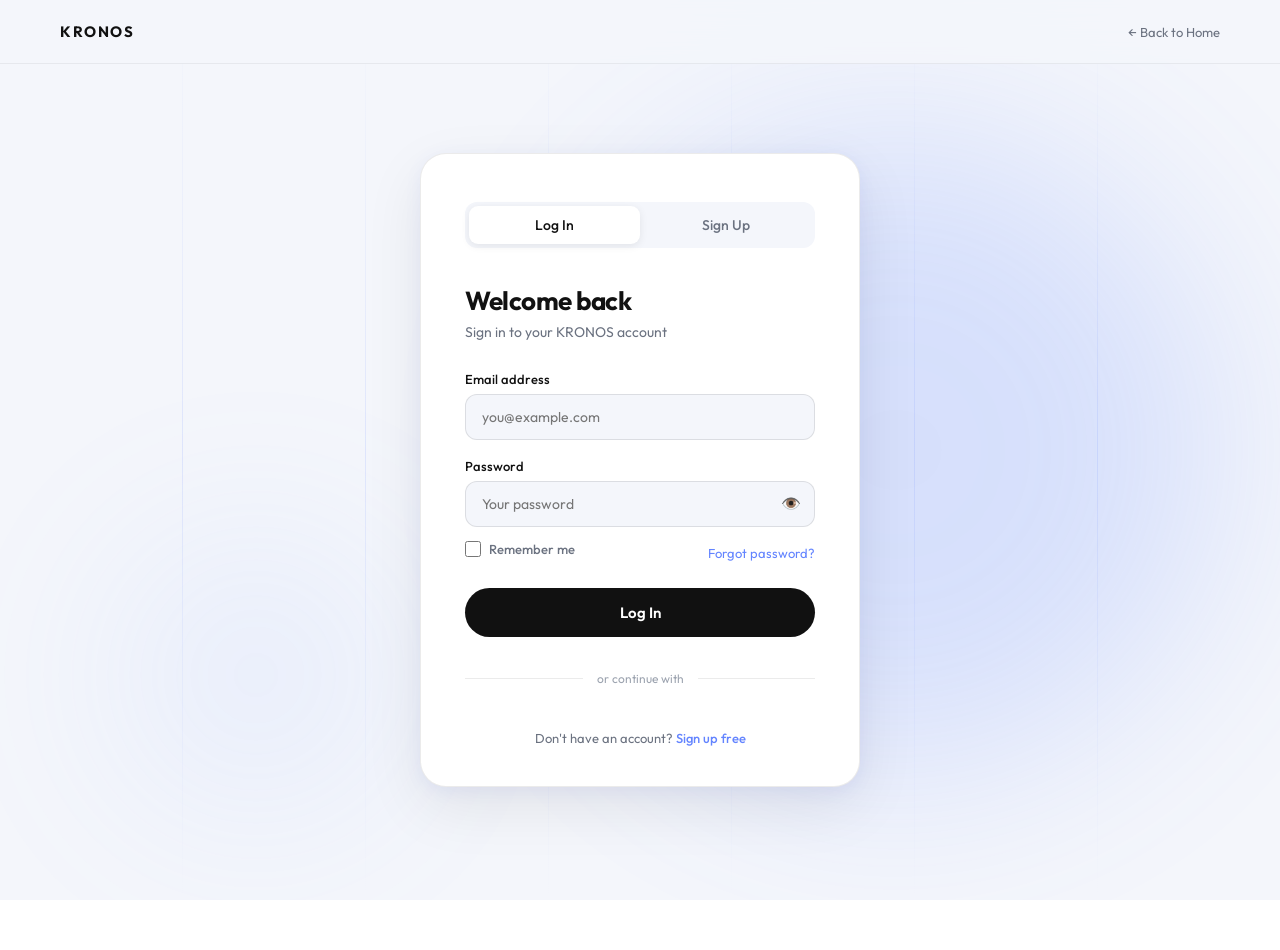
<file: Kroson Website/dashboard.html>
<!DOCTYPE html>
<html lang="en">
<head>
    <meta charset="UTF-8">
    <meta name="viewport" content="width=device-width, initial-scale=1.0">
    <title>Dashboard — KRONOS AI</title>
    <link href="https://fonts.googleapis.com/css2?family=Outfit:wght@300;400;500;600;700;800&display=swap" rel="stylesheet">
    <link rel="stylesheet" href="https://cdnjs.cloudflare.com/ajax/libs/font-awesome/6.4.0/css/all.min.css">
    <link rel="stylesheet" href="kronos-core.css">
    <style>
        body {
            font-family: 'Outfit', sans-serif;
            background: #f4f6fb;
            color: #111;
            margin: 0;
            min-height: 100vh;
        }

        /* Nav override for dashboard */
        nav {
            display: flex;
            justify-content: space-between;
            align-items: center;
            padding: 20px 60px;
            background: rgba(255, 255, 255, 0.8);
            backdrop-filter: blur(10px);
            border-bottom: 1px solid rgba(0,0,0,0.05);
            position: sticky;
            top: 0;
            z-index: 100;
        }

        .logo { font-weight: 800; font-size: 22px; letter-spacing: -1px; }

        .dashboard-container {
            max-width: 1200px;
            margin: 40px auto;
            padding: 0 20px;
        }

        .welcome-section {
            margin-bottom: 40px;
        }

        .welcome-section h1 {
            font-size: 32px;
            margin-bottom: 10px;
        }

        .welcome-section p {
            color: #666;
            font-size: 16px;
        }

        .stats-grid {
            display: grid;
            grid-template-columns: repeat(auto-fit, minmax(240px, 1fr));
            gap: 20px;
            margin-bottom: 40px;
        }

        .stat-card {
            background: white;
            padding: 24px;
            border-radius: 20px;
            box-shadow: 0 4px 12px rgba(0,0,0,0.03);
            border: 1px solid rgba(0,0,0,0.05);
        }

        .stat-card h3 {
            font-size: 14px;
            color: #888;
            text-transform: uppercase;
            letter-spacing: 1px;
            margin-bottom: 15px;
        }

        .stat-card .value {
            font-size: 28px;
            font-weight: 700;
            color: var(--primary-blue);
        }

        .content-grid {
            display: grid;
            grid-template-columns: 2fr 1fr;
            gap: 20px;
        }

        .main-card {
            background: white;
            padding: 30px;
            border-radius: 24px;
            box-shadow: 0 10px 30px rgba(0,0,0,0.04);
            border: 1px solid rgba(0,0,0,0.05);
            min-height: 400px;
        }

        .side-card {
            background: linear-gradient(135deg, #6384ff, #4a6aff);
            padding: 30px;
            border-radius: 24px;
            color: white;
            box-shadow: 0 10px 30px rgba(99, 132, 255, 0.2);
        }

        /* Page Transitions */
        body { opacity: 0; transition: opacity 0.4s ease; }
        body.loaded { opacity: 1; }
        body.page-exit { opacity: 0; transform: translateY(-10px); }
    </style>
</head>
<body>

    <nav>
        <div class="logo">KRONOS AI</div>
        <div class="nav-links" style="display: flex; gap: 30px;">
            <a href="krosonai.html" style="text-decoration: none; color: #666; font-size: 14px; font-weight: 500;">Home</a>
            <a href="apps.html" style="text-decoration: none; color: #666; font-size: 14px; font-weight: 500;">Apps</a>
        </div>
        <div class="nav-actions" id="nav-auth-container">
            <!-- Dropdown injected here -->
        </div>
    </nav>

    <div class="dashboard-container">
        <div class="welcome-section">
            <h1 id="user-welcome">Welcome back, User!</h1>
            <p>Here's what's happening with your KRONOS projects today.</p>
        </div>

        <div class="stats-grid">
            <div class="stat-card">
                <h3>Active Projects</h3>
                <div class="value">12</div>
            </div>
            <div class="stat-card">
                <h3>AI Credits</h3>
                <div class="value">2,450</div>
            </div>
            <div class="stat-card">
                <h3>Total Reports</h3>
                <div class="value">84</div>
            </div>
        </div>

        <div class="content-grid">
            <div class="main-card">
                <h2>Active Projects</h2>
                <div id="active-projects-list" style="margin-top: 20px; display: grid; gap: 15px;">
                    <p style="color: #888; font-style: italic;">No active projects detected. Start a new project in Studio Apps.</p>
                </div>
            </div>
            <div class="side-card">
                <h2>Pro Features</h2>
                <p style="opacity: 0.9; margin-top: 15px; line-height: 1.6;">Upgrade to KRONOS Pro to unlock surgical precision AI tools and unlimited cloud storage.</p>
                <button style="margin-top: 25px; background: white; color: var(--primary-blue); border: none; padding: 12px 24px; border-radius: 30px; font-weight: 700; cursor: pointer;">Upgrade Now</button>
            </div>
        </div>
    </div>

    <script src="kronos-core.js"></script>
    <script>
        document.addEventListener('DOMContentLoaded', async () => {
            document.body.classList.add('loaded');
            
            const session = KronosCore.getSession();
            if (session) {
                const name = session.username || 'User';
                document.getElementById('user-welcome').textContent = `Welcome back, ${name.split(' ')[0]}!`;
            }
        });
    </script>
</body>
</html>
</file>
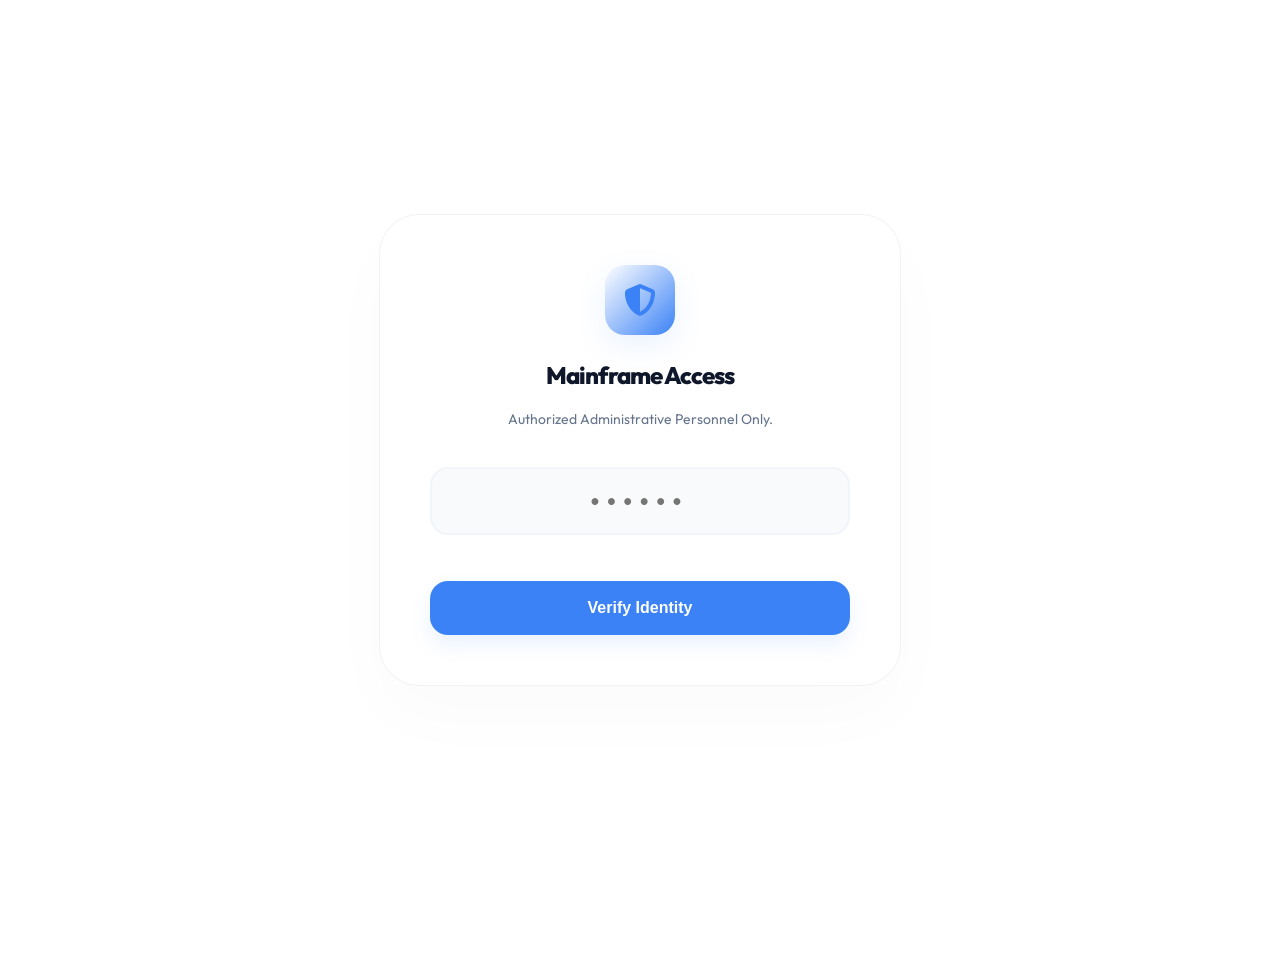
<file: Kroson Website/inbox.html>
<!DOCTYPE html>
<html lang="en">
<head>
    <meta charset="UTF-8">
    <meta name="viewport" content="width=device-width, initial-scale=1.0">
    <title>KRONOS Administrative Mainframe</title>
    <link href="https://fonts.googleapis.com/css2?family=Outfit:wght@300;400;500;600;700;800&display=swap" rel="stylesheet">
    <link rel="stylesheet" href="https://cdnjs.cloudflare.com/ajax/libs/font-awesome/6.4.0/css/all.min.css">
    <style>
        :root {
            --primary-blue: #3b82f6;
            --blue-glow: rgba(59, 130, 246, 0.1);
            --text-dark: #0f172a;
            --text-gray: #64748b;
            --bg-light: #ffffff;
            --error-red: #ef4444;
        }

        body { background: var(--bg-light); font-family: 'Outfit', sans-serif; color: var(--text-dark); margin: 0; min-height: 100vh; overflow-x: hidden; }

        /* Lock Overlay */
        .lock-overlay {
            position: fixed; inset: 0; background: var(--bg-light); z-index: 10000;
            display: flex; align-items: center; justify-content: center;
            transition: 0.8s cubic-bezier(0.165, 0.84, 0.44, 1);
        }
        .lock-overlay.hidden { opacity: 0; pointer-events: none; transform: scale(1.05); }

        .lock-modal {
            background: #fff; padding: 50px; border-radius: 40px; width: 100%; max-width: 420px;
            text-align: center; box-shadow: 0 30px 70px rgba(0,0,0,0.02); border: 1px solid rgba(0,0,0,0.05);
            position: relative;
        }

        .kronos-logo {
            width: 70px; height: 70px; margin: 0 auto 25px;
            background: linear-gradient(135deg, #fff, var(--primary-blue));
            border-radius: 20px; display: flex; align-items: center; justify-content: center;
            font-size: 32px; color: var(--primary-blue);
            box-shadow: 0 10px 30px var(--blue-glow);
            animation: logoGlow 3s infinite alternate;
        }
        @keyframes logoGlow { from { box-shadow: 0 10px 20px var(--blue-glow); } to { box-shadow: 0 10px 40px rgba(59, 130, 246, 0.3); } }

        .lock-input {
            width: 100%; padding: 18px; border-radius: 18px; border: 2px solid #f1f5f9;
            font-size: 24px; text-align: center; letter-spacing: 8px; font-weight: 800;
            margin: 25px 0 10px; outline: none; transition: 0.3s; box-sizing: border-box;
            text-transform: uppercase; background: #f8fafc;
        }
        .lock-input:focus { border-color: var(--primary-blue); background: #fff; }
        .lock-input.error { border-color: var(--error-red); animation: shake 0.4s; }

        .error-message { color: var(--error-red); font-size: 13px; font-weight: 700; margin-bottom: 20px; opacity: 0; transition: 0.3s; height: 16px; }
        .error-message.visible { opacity: 1; }

        @keyframes shake { 0%, 100% { transform: translateX(0); } 25% { transform: translateX(-8px); } 75% { transform: translateX(8px); } }

        .btn-unlock {
            width: 100%; background: var(--primary-blue); color: #fff; border: none;
            padding: 18px; border-radius: 18px; font-weight: 700; cursor: pointer; font-size: 16px;
            transition: 0.3s; display: flex; align-items: center; justify-content: center; gap: 10px;
            box-shadow: 0 10px 20px var(--blue-glow);
        }
        .btn-unlock:hover { transform: translateY(-2px); box-shadow: 0 15px 30px rgba(59, 130, 246, 0.25); }

        .loader { width: 20px; height: 20px; border: 3px solid rgba(255,255,255,0.3); border-top-color: #fff; border-radius: 50%; animation: spin 1s linear infinite; display: none; }
        @keyframes spin { to { transform: rotate(360deg); } }

        /* Dashboard */
        .mainframe-container { max-width: 1100px; margin: 0 auto; padding: 80px 20px; opacity: 0; transition: 1s ease; visibility: hidden; }
        .mainframe-container.active { opacity: 1; visibility: visible; }

        .header { display: flex; justify-content: space-between; align-items: center; margin-bottom: 50px; }
        .header h1 { font-size: 32px; font-weight: 800; letter-spacing: -1.5px; }
        .header h1 span { color: var(--primary-blue); }

        .stats-grid { display: grid; grid-template-columns: repeat(auto-fit, minmax(200px, 1fr)); gap: 20px; margin-bottom: 40px; }
        .stat-card { background: #fff; padding: 25px; border-radius: 24px; border: 1px solid rgba(0,0,0,0.05); box-shadow: 0 4px 15px rgba(0,0,0,0.02); }
        .stat-card h4 { font-size: 12px; color: var(--text-gray); margin: 0 0 10px; text-transform: uppercase; letter-spacing: 1px; font-weight: 700; }
        .stat-card p { font-size: 32px; font-weight: 800; margin: 0; }

        .table-view { background: #fff; border-radius: 30px; border: 1px solid rgba(0,0,0,0.05); box-shadow: 0 15px 50px rgba(0,0,0,0.03); overflow: hidden; }
        table { width: 100%; border-collapse: collapse; }
        th { background: #f8fafc; padding: 22px 25px; text-align: left; font-size: 11px; font-weight: 800; color: var(--text-gray); text-transform: uppercase; letter-spacing: 1px; border-bottom: 1px solid #f1f5f9; }
        td { padding: 20px 25px; border-bottom: 1px solid #f1f5f9; font-size: 14px; vertical-align: middle; }
        tr:last-child td { border-bottom: none; }
        tr:hover { background: #fcfdfe; }

        .user-cell { display: flex; align-items: center; gap: 14px; }
        .avatar { width: 40px; height: 40px; border-radius: 12px; background: #eff6ff; color: var(--primary-blue); display: flex; align-items: center; justify-content: center; font-weight: 800; font-size: 16px; flex-shrink: 0; }
        .avatar img { width: 100%; height: 100%; border-radius: 12px; object-fit: cover; }
        .user-info .name { font-weight: 700; color: var(--text-dark); margin-bottom: 2px; }
        .user-info .email { font-size: 12px; color: var(--text-gray); font-weight: 500; }

        .badge { padding: 5px 14px; border-radius: 20px; font-size: 10px; font-weight: 800; text-transform: uppercase; letter-spacing: 0.5px; }
        .badge-success { background: #ecfdf5; color: #10b981; }
        .badge-google { background: #f0f7ff; color: #3b82f6; }
        .badge-manual { background: #f8fafc; color: #64748b; border: 1px solid #f1f5f9; }
        .badge-standard { color: var(--text-gray); font-weight: 700; }

        .date-cell { color: var(--text-gray); font-weight: 600; font-size: 13px; }

        .empty-state { padding: 100px 20px; text-align: center; color: var(--text-gray); font-weight: 600; }
        
        .secured-badge { font-size: 12px; font-weight: 700; color: #10b981; display: flex; align-items: center; gap: 8px; background: #ecfdf5; padding: 8px 16px; border-radius: 30px; }

        /* Security Badges */
        .badge-suspicious { background: #fff1f2; color: #e11d48; border: 1px solid #fecdd3; animation: pulse-warn 2s infinite; }
        @keyframes pulse-warn { 0%,100% { box-shadow: 0 0 0 0 rgba(225,29,72,0); } 50% { box-shadow: 0 0 0 5px rgba(225,29,72,0.12); } }
        .badge-device { display: inline-flex; align-items: center; gap: 5px; padding: 4px 10px; border-radius: 10px; font-size: 11px; font-weight: 700; background: #f0f9ff; color: #0284c7; }
        .badge-browser { display: inline-flex; align-items: center; gap: 5px; padding: 4px 10px; border-radius: 10px; font-size: 11px; font-weight: 700; background: #f5f3ff; color: #7c3aed; }
        .badge-os { display: inline-flex; align-items: center; gap: 5px; padding: 4px 10px; border-radius: 10px; font-size: 11px; font-weight: 700; background: #fafafa; color: #374151; border: 1px solid #e5e7eb; }
        .sec-cell { display: flex; flex-direction: column; gap: 6px; }
        .sec-row { display: flex; align-items: center; gap: 6px; flex-wrap: wrap; }

        /* Tab Switcher */
        .switcher-bar {
            display: flex; justify-content: center; gap: 15px; margin-bottom: 40px;
            background: rgba(255,255,255,0.5); backdrop-filter: blur(10px);
            padding: 8px; border-radius: 20px; border: 1px solid rgba(0,0,0,0.05);
            width: fit-content; margin-left: auto; margin-right: auto;
        }
        .tab-btn {
            border: none; padding: 12px 25px; border-radius: 15px; cursor: pointer;
            font-family: inherit; font-weight: 700; font-size: 14px;
            display: flex; align-items: center; gap: 10px; transition: all 0.4s cubic-bezier(0.165, 0.84, 0.44, 1);
            background: transparent; color: var(--text-dark);
        }
        .tab-btn:hover { background: rgba(0,0,0,0.03); }
        .tab-btn.active {
            background: linear-gradient(135deg, var(--primary-blue), #2563eb);
            color: #fff; box-shadow: 0 10px 20px rgba(59, 130, 246, 0.3);
        }
        .tab-btn .count-badge {
            font-size: 11px; background: rgba(0,0,0,0.05); padding: 2px 8px;
            border-radius: 10px; opacity: 0.8;
        }
        .tab-btn.active .count-badge { background: rgba(255,255,255,0.2); }

        /* Section Visibility — use visibility/opacity so CSS transitions work */
        .mainframe-section {
            opacity: 0;
            visibility: hidden;
            transform: translateY(12px) scale(0.98);
            filter: blur(4px);
            transition: opacity 0.45s ease, transform 0.45s ease, filter 0.45s ease, visibility 0.45s;
            position: absolute;
            width: 100%;
        }
        .mainframe-section.active {
            opacity: 1;
            visibility: visible;
            transform: translateY(0) scale(1);
            filter: blur(0);
            position: relative;
        }

        /* Report Cards */
        .report-grid { display: grid; grid-template-columns: 1fr; gap: 30px; }
        .report-card {
            background: #fff; border-radius: 30px; padding: 35px;
            border: 1px solid rgba(0,0,0,0.05); box-shadow: 0 15px 40px rgba(0,0,0,0.02);
            transition: 0.3s; position: relative; overflow: hidden;
        }
        .report-card:hover { transform: translateY(-5px); border-color: var(--primary-blue); box-shadow: 0 20px 50px rgba(59, 130, 246, 0.1); }
        
        .report-header { display: flex; justify-content: space-between; align-items: flex-start; margin-bottom: 25px; }
        .report-meta { display: flex; align-items: center; gap: 15px; }
        
        .status-pill { padding: 6px 16px; border-radius: 30px; font-size: 11px; font-weight: 800; text-transform: uppercase; letter-spacing: 0.5px; }
        .status-pending { background: #fff8eb; color: #f59e0b; }
        .status-reviewing { background: #eff6ff; color: #3b82f6; }
        .status-resolved { background: #ecfdf5; color: #10b981; }

        .report-content { font-size: 15px; line-height: 1.7; color: #444; margin-bottom: 30px; white-space: pre-wrap; }
        
        .report-footer {
            display: flex; justify-content: space-between; align-items: center;
            padding-top: 25px; border-top: 1px solid #f1f5f9;
        }
        
        .reporter-info { display: flex; align-items: center; gap: 12px; }
        .reporter-details div { font-size: 13px; font-weight: 700; color: var(--text-dark); }
        .reporter-details span { font-size: 11px; color: var(--text-gray); }

        .admin-actions { display: flex; gap: 10px; }
        .action-btn {
            padding: 10px 18px; border-radius: 12px; font-size: 13px; font-weight: 700;
            cursor: pointer; border: none; transition: 0.3s; display: flex; align-items: center; gap: 8px;
        }
        .btn-reply { background: #f8fafc; color: var(--text-dark); border: 1px solid #e2e8f0; }
        .btn-reply:hover { background: #f1f5f9; }
        .btn-resolve { background: #10b981; color: #fff; }
        .btn-resolve:hover { background: #059669; }
        .btn-delete-report { background: #fff; color: #ef4444; border: 1px solid #fee2e2; }
        .btn-delete-report:hover { background: #fef2f2; }

        /* Reply System */
        .reply-section { margin-top: 25px; padding-top: 25px; border-top: 1px dashed #e2e8f0; }
        .reply-box { width: 100%; padding: 15px; border-radius: 18px; border: 2px solid #f1f5f9; background: #f8fafc; font-family: inherit; font-size: 14px; margin-bottom: 15px; outline: none; transition: 0.3s; box-sizing: border-box; }
        .reply-box:focus { border-color: var(--primary-blue); background: #fff; }
        
        .existing-replies { display: flex; flex-direction: column; gap: 15px; margin-top: 20px; }
        .reply-item { background: #f8fafc; padding: 15px 20px; border-radius: 15px; border-left: 4px solid var(--primary-blue); position: relative; }
        .reply-item .admin-name { font-size: 12px; font-weight: 800; color: var(--primary-blue); margin-bottom: 5px; }
        .reply-item .reply-text { font-size: 14px; color: #444; line-height: 1.5; }
        .reply-item .reply-time { font-size: 10px; color: var(--text-gray); margin-top: 8px; }
    </style>
</head>
<body>

    <div id="lockOverlay" class="lock-overlay">
        <div class="lock-modal">
            <div class="kronos-logo">
                <i class="fas fa-shield-halved"></i>
            </div>
            <h2 style="font-weight: 800; letter-spacing: -1px;">Mainframe Access</h2>
            <p style="color: var(--text-gray); font-size: 14px;">Authorized Administrative Personnel Only.</p>
            
            <input type="password" id="authCode" class="lock-input" placeholder="••••••" maxlength="6">
            <div id="errorMsg" class="error-message">Access Denied</div>
            
            <button onclick="unlock()" class="btn-unlock" id="unlockBtn">
                <span id="btnText">Verify Identity</span>
                <div id="loader" class="loader"></div>
            </button>
        </div>
    </div>

    <div id="mainframe" class="mainframe-container">
        <div class="header">
            <h1>KRONOS <span>MAINFRAME</span></h1>
            <div class="secured-badge">
                <i class="fas fa-circle-check"></i> SYSTEM SECURED
            </div>
        </div>

        <div class="stats-grid">
            <div class="stat-card">
                <h4>Total Registered</h4>
                <p id="totalUsers">0</p>
            </div>
            <div class="stat-card">
                <h4>Google Link</h4>
                <p id="googleUsers">0</p>
            </div>
            <div class="stat-card">
                <h4>Manual Entry</h4>
                <p id="manualUsers">0</p>
            </div>
            <div class="stat-card">
                <h4>Total Reports</h4>
                <p id="totalReports">0</p>
            </div>
        </div>

        <!-- SWITCHER -->
        <div class="switcher-bar">
            <button class="tab-btn active" onclick="switchSection('users', this)">
                <i class="fas fa-users"></i> User Registry <span class="count-badge" id="userBadge">0</span>
            </button>
            <button class="tab-btn" onclick="switchSection('reports', this)">
                <i class="fas fa-file-waveform"></i> Platform Reports <span class="count-badge" id="reportBadge">0</span>
            </button>
        </div>

        <!-- USERS SECTION -->
        <div id="section-users" class="mainframe-section active">
            <div class="header" style="margin-bottom: 20px;">
                <h2 style="font-size: 20px; font-weight: 800; letter-spacing: -0.5px;">USER <span>REGISTRY</span></h2>
            </div>
            <div class="table-view" style="margin-bottom: 60px; overflow-x: auto;">
                <table style="min-width: 900px;">
                    <thead>
                        <tr>
                            <th style="width: 240px;">User Details</th>
                            <th>Auth</th>
                            <th>Device</th>
                            <th>Browser / OS</th>
                            <th>Timezone</th>
                            <th>Registered</th>
                            <th>Status</th>
                        </tr>
                    </thead>
                    <tbody id="userTable">
                        <tr><td colspan="7" class="empty-state">No registry found. Synchronizing...</td></tr>
                    </tbody>
                </table>
            </div>
        </div>

        <!-- REPORTS SECTION -->
        <div id="section-reports" class="mainframe-section">
            <div class="header" style="margin-bottom: 20px;">
                <h2 style="font-size: 20px; font-weight: 800; letter-spacing: -0.5px;">PLATFORM <span>REPORTS</span></h2>
                <div class="secured-badge" style="background: #fff8eb; color: #f59e0b; padding: 6px 14px; font-size: 11px;">
                    <i class="fas fa-triangle-exclamation"></i> ACTION REQUIRED
                </div>
            </div>
            <div id="reportGrid" class="report-grid"></div>
        </div>

    </div><!-- end mainframe-container -->
    <script>
        const authInput = document.getElementById('authCode');
        authInput.addEventListener('input', () => { authInput.value = authInput.value.toUpperCase(); });

        function unlock() {
            const code = authInput.value.toUpperCase();
            if (['ANUFOU', 'OWNJON'].includes(code)) {
                document.getElementById('btnText').style.display = 'none';
                document.getElementById('loader').style.display = 'block';
                setTimeout(() => {
                    document.getElementById('lockOverlay').classList.add('hidden');
                    document.getElementById('mainframe').classList.add('active');
                    loadUsers();
                    loadReports();
                }, 1000);
            } else {
                authInput.classList.add('error');
                document.getElementById('errorMsg').classList.add('visible');
                setTimeout(() => {
                    authInput.value = '';
                    authInput.classList.remove('error');
                    document.getElementById('errorMsg').classList.remove('visible');
                }, 1500);
            }
        }

        function loadUsers() {
            const users = JSON.parse(localStorage.getItem('KRONOS_USER_DB') || localStorage.getItem('kronosUsers') || '[]');
            const tbody = document.getElementById('userTable');

            if (users.length === 0) {
                tbody.innerHTML = '<tr><td colspan="7" class="empty-state">No user logs detected in the mainframe.</td></tr>';
                return;
            }

            const googleCount = users.filter(u => u.provider === 'GOOGLE' || u.authType === 'google').length;
            const manualCount = users.length - googleCount;

            document.getElementById('totalUsers').innerText = users.length;
            document.getElementById('userBadge').innerText = users.length;
            document.getElementById('googleUsers').innerText = googleCount;
            document.getElementById('manualUsers').innerText = manualCount;

            // Browser icon map
            const browserIcon = { Chrome:'fa-chrome', Firefox:'fa-firefox-browser', Safari:'fa-safari', Edge:'fa-edge', Opera:'fa-opera', IE:'fa-internet-explorer' };
            // Device icon map
            const deviceIcon = { Desktop:'fa-desktop', Mobile:'fa-mobile-screen', Tablet:'fa-tablet-screen-button' };
            // OS icon map
            const osIcon = { Windows:'fa-windows', macOS:'fa-apple', iOS:'fa-apple', iPadOS:'fa-apple', Android:'fa-android', Linux:'fa-linux' };

            tbody.innerHTML = users.slice().reverse().map(u => {
                const initial = (u.username || u.name || '?').charAt(0).toUpperCase();
                const isGoogle = u.provider === 'GOOGLE' || u.authType === 'google';
                const regDate = u.registerDate ? new Date(u.registerDate).toLocaleDateString('en-US', { month: 'short', day: '2-digit', year: 'numeric' }) : (u.security?.regDate || 'Unknown');
                const regTime = u.security?.regTime || (u.registerDate ? new Date(u.registerDate).toLocaleTimeString('en-US', { hour: '2-digit', minute: '2-digit' }) : '');
                const sec = u.security || {};
                const isSuspicious = u.suspicious === true;

                const bIcon = browserIcon[sec.browser] ? `<i class="fab ${browserIcon[sec.browser]}"></i>` : '<i class="fas fa-globe"></i>';
                const dIcon = deviceIcon[sec.deviceType] ? `<i class="fas ${deviceIcon[sec.deviceType]}"></i>` : '<i class="fas fa-question"></i>';
                const oIcon = osIcon[sec.os] ? `<i class="fab ${osIcon[sec.os]}"></i>` : '<i class="fas fa-microchip"></i>';

                return `
                    <tr>
                        <td>
                            <div class="user-cell">
                                <div class="avatar">${u.picture ? `<img src="${u.picture}" alt="">` : initial}</div>
                                <div class="user-info">
                                    <div class="name">${u.username || u.name}</div>
                                    <div class="email">${u.email}</div>
                                    ${isSuspicious ? '<span class="badge badge-suspicious" style="margin-top:4px; display:inline-flex;"><i class="fas fa-triangle-exclamation" style="margin-right:4px;"></i> Suspicious</span>' : ''}
                                </div>
                            </div>
                        </td>
                        <td>
                            ${isGoogle
                                ? '<span class="badge badge-google"><i class="fab fa-google"></i> Google</span>'
                                : '<span class="badge badge-manual"><i class="fas fa-envelope"></i> Manual</span>'
                            }
                        </td>
                        <td>
                            ${sec.deviceType
                                ? `<span class="badge-device">${dIcon} ${sec.deviceType}</span>`
                                : '<span style="color:#cbd5e1;font-size:12px;">—</span>'
                            }
                        </td>
                        <td>
                            <div class="sec-cell">
                                ${sec.browser ? `<span class="badge-browser">${bIcon} ${sec.browser}</span>` : ''}
                                ${sec.os ? `<span class="badge-os">${oIcon} ${sec.os}</span>` : ''}
                            </div>
                        </td>
                        <td class="date-cell" style="font-size:12px;">
                            ${sec.timezone ? sec.timezone.replace('_',' ') : '<span style="color:#cbd5e1;">—</span>'}
                        </td>
                        <td class="date-cell">
                            ${regDate}<br>
                            <span style="font-size:10px; opacity:0.6;">${regTime}</span>
                        </td>
                        <td><span class="badge badge-success">VERIFIED</span></td>
                    </tr>
                `;
            }).join('');
        }

        function loadReports() {
            const reports = JSON.parse(localStorage.getItem('KRONOS_REPORTS_DB') || '[]');
            const grid = document.getElementById('reportGrid');
            document.getElementById('totalReports').innerText = reports.length;
            document.getElementById('reportBadge').innerText = reports.length;

            if (reports.length === 0) {
                grid.innerHTML = '<div class="empty-state">No reports submitted to the mainframe.</div>';
                return;
            }

            grid.innerHTML = reports.map(r => {
                let icon = 'fa-shapes';
                let color = '#3b82f6';
                if (r.category === 'Bugs') { icon = 'fa-bug'; color = '#ef4444'; }
                else if (r.category === 'Account Issues') { icon = 'fa-user-gear'; color = '#f59e0b'; }
                else if (r.category === 'Feedback') { icon = 'fa-comment-dots'; color = '#10b981'; }

                const statusClass = r.status ? `status-${r.status.toLowerCase()}` : 'status-pending';
                const replies = r.replies || [];

                return `
                    <div class="report-card">
                        <div class="report-header">
                            <div>
                                <div class="report-meta">
                                    <span class="badge" style="background: ${color}15; color: ${color}; border: none; font-size: 10px;">
                                        <i class="fas ${icon}"></i> ${r.category}
                                    </span>
                                    <span style="font-size: 12px; color: var(--text-gray); font-weight: 600;">${r.date} at ${r.time || ''}</span>
                                </div>
                                <h3 style="margin: 15px 0 5px; font-size: 20px; font-weight: 800;">${r.title}</h3>
                            </div>
                            <span class="status-pill ${statusClass}">${r.status || 'Pending'}</span>
                        </div>
                        
                        <div class="report-content">${r.content}</div>
                        
                        <div class="report-footer">
                            <div class="reporter-info">
                                <div class="avatar" style="width: 35px; height: 35px; font-size: 14px;">${r.username.charAt(0).toUpperCase()}</div>
                                <div class="reporter-details">
                                    <div>${r.username}</div>
                                    <span>${r.email}</span>
                                </div>
                            </div>
                            
                            <div class="admin-actions">
                                ${r.status !== 'Resolved' ? `<button onclick="updateReportStatus('${r.id}', 'Resolved')" class="action-btn btn-resolve"><i class="fas fa-check"></i> Resolve</button>` : ''}
                                ${r.status === 'Pending' ? `<button onclick="updateReportStatus('${r.id}', 'Reviewing')" class="action-btn btn-reply"><i class="fas fa-eye"></i> Review</button>` : ''}
                                <button onclick="deleteReport('${r.id}')" class="action-btn btn-delete-report"><i class="fas fa-trash-can"></i></button>
                            </div>
                        </div>

                        <div class="reply-section">
                            <h4 style="font-size: 13px; font-weight: 800; margin: 0 0 15px;">Admin Correspondence</h4>
                            <div class="existing-replies" id="replies-${r.id}">
                                ${replies.map(rep => `
                                    <div class="reply-item">
                                        <div class="admin-name">SYSTEM ADMINISTRATOR</div>
                                        <div class="reply-text">${rep.text}</div>
                                        <div class="reply-time">${rep.time}</div>
                                    </div>
                                `).join('')}
                            </div>
                            <div style="margin-top: 20px;">
                                <textarea id="reply-input-${r.id}" class="reply-box" rows="3" placeholder="Compose a response to the user..."></textarea>
                                <button onclick="sendReply('${r.id}')" class="action-btn btn-resolve" style="width: fit-content; padding: 12px 25px;">
                                    <i class="fas fa-paper-plane"></i> Send Reply
                                </button>
                            </div>
                        </div>
                    </div>
                `;
            }).join('');
        }

        function updateReportStatus(id, status) {
            let reports = JSON.parse(localStorage.getItem('KRONOS_REPORTS_DB') || '[]');
            const index = reports.findIndex(r => r.id == id);
            if (index !== -1) {
                reports[index].status = status;
                localStorage.setItem('KRONOS_REPORTS_DB', JSON.stringify(reports));
                loadReports();
            }
        }

        function sendReply(id) {
            const input = document.getElementById(`reply-input-${id}`);
            const text = input.value.trim();
            if (!text) return;

            let reports = JSON.parse(localStorage.getItem('KRONOS_REPORTS_DB') || '[]');
            const index = reports.findIndex(r => r.id == id);
            if (index !== -1) {
                if (!reports[index].replies) reports[index].replies = [];
                reports[index].replies.push({
                    text: text,
                    time: new Date().toLocaleString('en-US', { hour: '2-digit', minute: '2-digit', month: 'short', day: 'numeric' })
                });
                
                // Also set status to Reviewing if it was Pending
                if (reports[index].status === 'Pending') reports[index].status = 'Reviewing';
                
                localStorage.setItem('KRONOS_REPORTS_DB', JSON.stringify(reports));
                input.value = '';
                loadReports();
            }
        }

        function deleteReport(id) {
            if (confirm('Permanently remove this report from the mainframe?')) {
                let reports = JSON.parse(localStorage.getItem('KRONOS_REPORTS_DB') || '[]');
                reports = reports.filter(r => r.id != id);
                localStorage.setItem('KRONOS_REPORTS_DB', JSON.stringify(reports));
                loadReports();
            }
        }

        function switchSection(section, btn) {
            // Update tab buttons
            document.querySelectorAll('.tab-btn').forEach(b => b.classList.remove('active'));
            btn.classList.add('active');

            // Toggle sections using active class only (visibility/opacity approach)
            document.querySelectorAll('.mainframe-section').forEach(s => s.classList.remove('active'));
            const target = document.getElementById('section-' + section);
            if (target) {
                // Small timeout so the browser registers the class removal before adding active
                requestAnimationFrame(() => {
                    requestAnimationFrame(() => target.classList.add('active'));
                });
            }
        }

        authInput.addEventListener('keypress', (e) => { if (e.key === 'Enter') unlock(); });
        document.addEventListener('visibilitychange', () => { if (document.visibilityState === 'hidden') window.location.reload(); });
    </script>
</body>
</html>
</file>
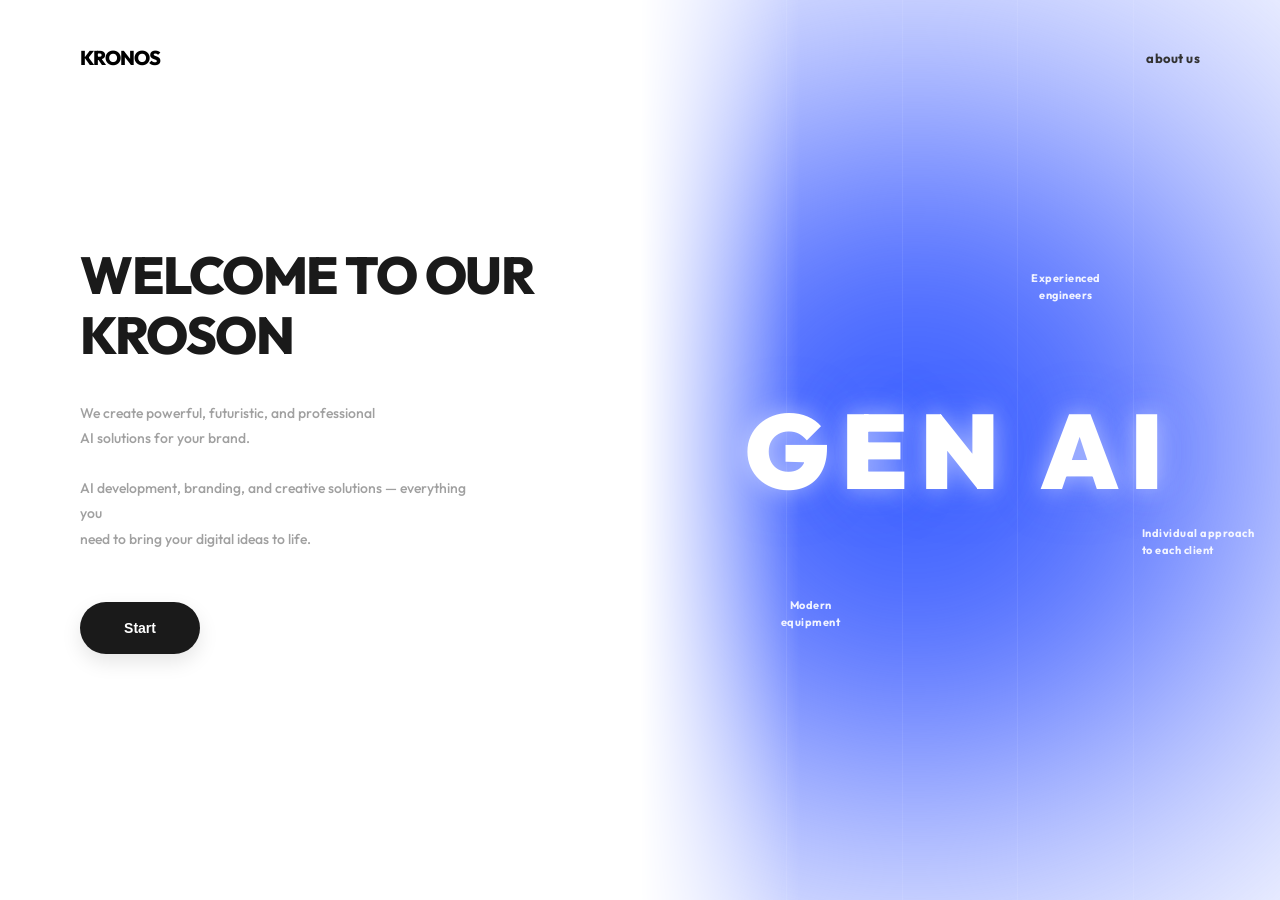
<file: Kroson Website/krosonai.html>
<!DOCTYPE html>
<html lang="en">

<head>
    <meta charset="UTF-8">
    <meta name="viewport" content="width=device-width, initial-scale=1.0">
    <title>KROSON — Professional AI Solutions</title>
    <link href="https://fonts.googleapis.com/css2?family=Outfit:wght@300;400;500;600;700;800;900&display=swap"
        rel="stylesheet">
    <style>
        * {
            margin: 0;
            padding: 0;
            box-sizing: border-box;
        }

        body {
            font-family: 'Outfit', sans-serif;
            background: #fff;
            overflow: hidden;
            height: 100vh;
            width: 100%;
            color: #000;
        }

        /* Navbar */
        nav {
            position: absolute;
            top: 0;
            width: 100%;
            padding: 45px 80px;
            display: flex;
            justify-content: space-between;
            align-items: center;
            z-index: 1000;
        }

        .logo {
            font-size: 20px;
            font-weight: 800;
            letter-spacing: -1px;
            color: #000;
            text-transform: uppercase;
        }

        .nav-right {
            display: flex;
            gap: 40px;
        }

        .nav-right a {
            text-decoration: none;
            color: #333;
            font-weight: 700;
            font-size: 13px;
            text-transform: lowercase;
            letter-spacing: 0.5px;
            transition: 0.3s;
        }

        .nav-right a:hover {
            color: #000;
        }

        /* Split Wrapper */
        .wrapper {
            display: flex;
            width: 100%;
            height: 100vh;
        }

        /* Left Side */
        .left-side {
            width: 50%;
            height: 100%;
            display: flex;
            flex-direction: column;
            justify-content: center;
            padding-left: 80px;
            padding-right: 60px;
            background: #fff;
            position: relative;
            z-index: 100;
        }

        .left-side h1 {
            font-size: 52px;
            font-weight: 800;
            line-height: 1.15;
            margin-bottom: 35px;
            color: #1a1a1a;
            letter-spacing: -1.5px;
            text-transform: uppercase;
        }

        .left-side p {
            color: #a0a0a0;
            font-size: 14px;
            line-height: 1.8;
            max-width: 400px;
            margin-bottom: 50px;
            font-weight: 500;
        }

        .btn-start {
            width: 120px;
            height: 52px;
            background: #1a1a1a;
            color: #fff;
            border: none;
            border-radius: 30px;
            font-weight: 700;
            font-size: 14px;
            cursor: pointer;
            transition: 0.4s cubic-bezier(0.165, 0.84, 0.44, 1);
            box-shadow: 0 8px 20px rgba(0, 0, 0, 0.1);
        }

        .btn-start:hover {
            transform: translateY(-2px);
            background: #000;
            box-shadow: 0 12px 25px rgba(0, 0, 0, 0.15);
        }

        /* Right Side - Seamless Blend & Interactive Columns */
        .right-side {
            width: 50%;
            height: 100%;
            position: relative;
            background: #fff;
            display: flex;
            align-items: center;
            justify-content: center;
            overflow: hidden;
            /* Seamless Transition Mask */
            -webkit-mask-image: linear-gradient(to right, transparent, black 25%);
            mask-image: linear-gradient(to right, transparent, black 25%);
        }

        /* Electric Deep Blue Glow - Cloud Falloff */
        .blue-gradient {
            position: absolute;
            inset: -20%;
            background: radial-gradient(circle at 45% 50%, #2e5cff 0%, #4f6bff 25%, rgba(79, 107, 255, 0.4) 50%, transparent 85%);
            filter: blur(100px);
            opacity: 1;
            z-index: 1;
        }

        /* Interactive Grid Columns */
        .grid-container {
            position: absolute;
            inset: 0;
            display: flex;
            padding: 0 5%;
            pointer-events: auto;
            z-index: 2;
        }

        .grid-column {
            flex: 1;
            height: 100%;
            border-right: 1px solid rgba(255, 255, 255, 0.08);
            transition: 0.8s cubic-bezier(0.165, 0.84, 0.44, 1);
            position: relative;
        }

        .grid-column:last-child {
            border-right: none;
        }

        /* Rectangle Hover Animation */
        .grid-column:hover {
            background: rgba(79, 107, 255, 0.1);
            box-shadow: inset 0 0 80px rgba(79, 107, 255, 0.2);
            backdrop-filter: brightness(1.1);
        }

        /* High-Intensity KRONOS Layer */
        .floating-kronos {
            position: relative;
            font-size: 105px;
            font-weight: 900;
            color: #ffffff;
            letter-spacing: 12px;
            z-index: 10;
            text-shadow: 0 0 25px rgba(255, 255, 255, 0.5), 0 0 60px rgba(79, 107, 255, 0.3);
            animation: float 8s infinite ease-in-out;
            user-select: none;
            opacity: 1;
            text-transform: uppercase;
        }

        @keyframes float {

            0%,
            100% {
                transform: translateY(0);
            }

            50% {
                transform: translateY(-12px);
            }
        }

        /* Floating Info Labels */
        .floating-label {
            position: absolute;
            color: #fff;
            font-size: 11px;
            font-weight: 700;
            max-width: 140px;
            text-align: center;
            line-height: 1.5;
            opacity: 0.9;
            z-index: 11;
            text-transform: none;
            letter-spacing: 0.5px;
        }

        .label-top-right {
            top: 30%;
            right: 28%;
        }

        .label-mid-left {
            bottom: 30%;
            left: 22%;
        }

        .label-bottom-right {
            bottom: 38%;
            right: 4%;
            text-align: left;
        }
    </style>
</head>

<body>

    <nav>
        <div class="logo">KRONOS</div>
        <div class="nav-right">
            <a href="about.html" style="transition: 0.3s; cursor: pointer;">about us</a>
        </div>
    </nav>

    <div class="wrapper">
        <div class="left-side">
            <h1>WELCOME TO OUR<br>KROSON</h1>
            <p>
                We create powerful, futuristic, and professional<br>
                AI solutions for your brand.<br><br>
                AI development, branding, and creative solutions — everything you<br>
                need to bring your digital ideas to life.
            </p>
            <button class="btn-start" onclick="window.location.href='start_page.html'">Start</button>
        </div>

        <!-- Right Side - Seamless Transition & Interactive Rectangles -->
        <div class="right-side">
            <div class="blue-gradient"></div>

            <div class="grid-container">
                <div class="grid-column"></div>
                <div class="grid-column"></div>
                <div class="grid-column"></div>
                <div class="grid-column"></div>
                <div class="grid-column"></div>
            </div>

            <div class="floating-kronos">GEN AI</div>

            <div class="floating-label label-top-right">Experienced<br>engineers</div>
            <div class="floating-label label-mid-left">Modern<br>equipment</div>
            <div class="floating-label label-bottom-right">Individual approach<br>to each client</div>
        </div>
    </div>

</body>

</html>
</file>
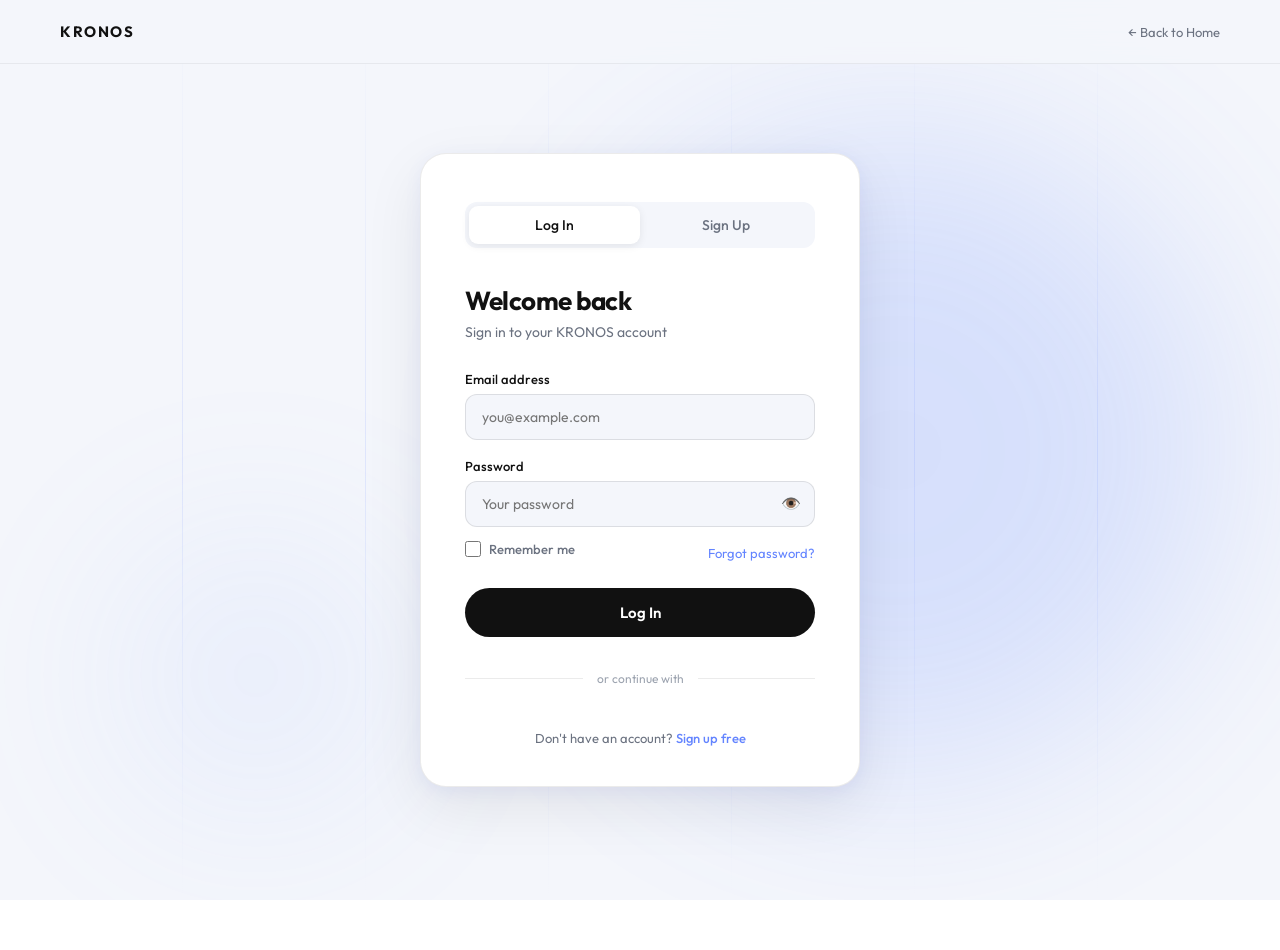
<file: Kroson Website/profile.html>
<!DOCTYPE html>
<html lang="en">
<head>
    <meta charset="UTF-8">
    <meta name="viewport" content="width=device-width, initial-scale=1.0">
    <title>My Profile — KRONOS AI</title>
    <link href="https://fonts.googleapis.com/css2?family=Outfit:wght@300;400;500;600;700;800&display=swap" rel="stylesheet">
    <link rel="stylesheet" href="https://cdnjs.cloudflare.com/ajax/libs/font-awesome/6.4.0/css/all.min.css">
    <link rel="stylesheet" href="kronos-core.css">
    <style>
        body { font-family: 'Outfit', sans-serif; background: #f4f6fb; color: #111; margin: 0; min-height: 100vh; opacity: 0; transition: opacity 0.4s ease; }
        body.loaded { opacity: 1; }
        nav { display: flex; justify-content: space-between; align-items: center; padding: 20px 60px; background: rgba(255, 255, 255, 0.8); backdrop-filter: blur(10px); border-bottom: 1px solid rgba(0,0,0,0.05); sticky: top; z-index: 100; }
        .logo { font-weight: 800; font-size: 22px; letter-spacing: -1px; }
        .profile-wrapper { max-width: 800px; margin: 60px auto; padding: 0 20px; }
        .profile-card { background: white; border-radius: 30px; padding: 40px; box-shadow: 0 20px 60px rgba(0,0,0,0.05); border: 1px solid rgba(0,0,0,0.03); display: flex; flex-direction: column; align-items: center; text-align: center; }
        .large-avatar { width: 120px; height: 120px; border-radius: 50%; background: linear-gradient(135deg, #6384ff, #4a6aff); margin-bottom: 24px; display: flex; align-items: center; justify-content: center; font-size: 48px; color: white; font-weight: 700; border: 4px solid white; box-shadow: 0 10px 30px rgba(99,132,255,0.2); overflow: hidden; }
        .large-avatar img { width: 100%; height: 100%; object-fit: cover; }
        .profile-details { width: 100%; margin-top: 30px; text-align: left; }
        .detail-row { display: flex; justify-content: space-between; padding: 18px 0; border-bottom: 1px solid #f0f0f0; }
        .detail-label { color: #888; font-size: 14px; font-weight: 500; }
        .detail-value { font-weight: 600; color: #111; }
        .btn-edit { margin-top: 40px; background: var(--primary-blue); color: white; border: none; padding: 14px 40px; border-radius: 30px; font-weight: 600; cursor: pointer; transition: all 0.3s ease; }
        .btn-edit:hover { background: var(--blue-dark); transform: translateY(-2px); box-shadow: 0 8px 20px rgba(99,132,255,0.3); }
    </style>
</head>
<body>
    <nav>
        <div class="logo">KRONOS AI</div>
        <div class="nav-links" style="display: flex; gap: 30px;">
            <a href="krosonai.html" style="text-decoration: none; color: #666; font-size: 14px; font-weight: 500;">Home</a>
            <a href="apps.html" style="text-decoration: none; color: #666; font-size: 14px; font-weight: 500;">Apps</a>
            <a href="courses.html" style="text-decoration: none; color: #666; font-size: 14px; font-weight: 500;">Courses</a>
        </div>
        <div class="nav-actions" id="nav-auth-container"></div>
    </nav>

    <div class="profile-wrapper">
        <div class="profile-card">
            <div class="large-avatar" id="profile-avatar-large">?</div>
            <h1 id="profile-name">User Name</h1>
            <p id="profile-email" style="color: #666; margin-top: 5px;">user@example.com</p>

            <div class="profile-details">
                <div class="detail-row">
                    <span class="detail-label">Account Status</span>
                    <span class="detail-value" style="color: #22c55e;">Verified</span>
                </div>
                <div class="detail-row">
                    <span class="detail-label">Member Since</span>
                    <span class="detail-value">May 2026</span>
                </div>
                <div class="detail-row">
                    <span class="detail-label">Subscription</span>
                    <span class="detail-value">Free Tier</span>
                </div>
                <div class="detail-row">
                    <span class="detail-label">Location</span>
                    <span class="detail-value">Not set</span>
                </div>
            </div>

            <button class="btn-edit">Edit Profile</button>
        </div>
    </div>

    <script src="kronos-core.js"></script>
    <script>
        document.addEventListener('DOMContentLoaded', () => {
            document.body.classList.add('loaded');
            const session = KronosCore.getSession();
            if (session) {
                const name = session.username || 'User';
                document.getElementById('profile-name').textContent = name;
                document.getElementById('profile-email').textContent = session.email;
                
                // Avatar logic
                const avatar = document.getElementById('profile-avatar-large');
                if (session.picture) {
                    avatar.innerHTML = `<img src="${session.picture}" alt="${name}">`;
                } else {
                    avatar.textContent = name.charAt(0).toUpperCase();
                }

                // Register Date logic
                if (session.registerDate) {
                    const date = new Date(session.registerDate);
                    const formatted = date.toLocaleDateString('en-US', { month: 'long', year: 'numeric' });
                    const dateEl = document.querySelector('.detail-row:nth-child(2) .detail-value');
                    if (dateEl) dateEl.textContent = formatted;
                }
            }
        });
    </script>
</body>
</html>
</file>
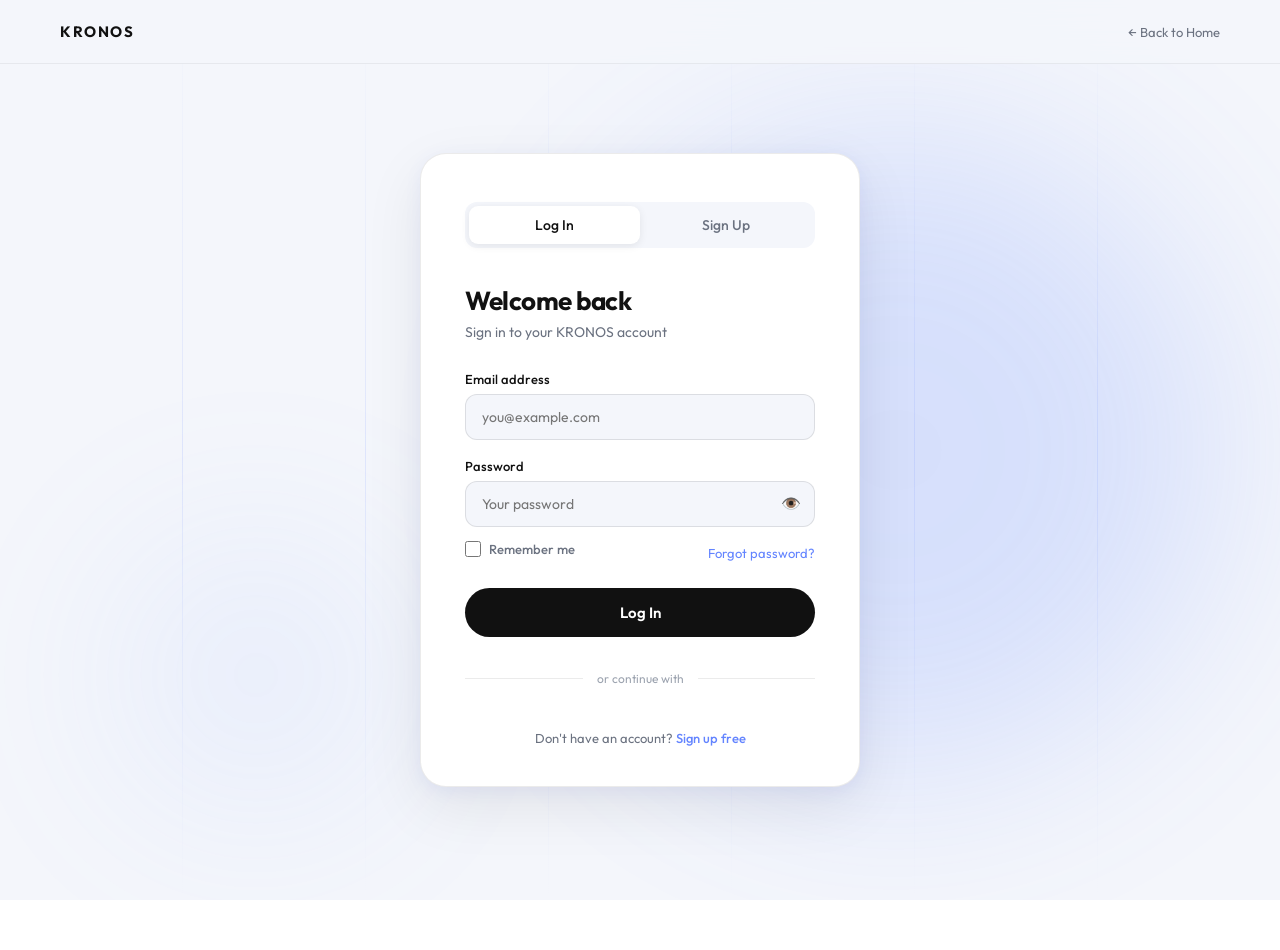
<file: Kroson Website/settings.html>
<!DOCTYPE html>
<html lang="en">
<head>
    <meta charset="UTF-8">
    <meta name="viewport" content="width=device-width, initial-scale=1.0">
    <title>Settings — KRONOS AI</title>
    <link href="https://fonts.googleapis.com/css2?family=Outfit:wght@300;400;500;600;700;800&display=swap" rel="stylesheet">
    <link rel="stylesheet" href="https://cdnjs.cloudflare.com/ajax/libs/font-awesome/6.4.0/css/all.min.css">
    <link rel="stylesheet" href="kronos-core.css">
    <style>
        body { font-family: 'Outfit', sans-serif; background: #f4f6fb; color: #111; margin: 0; min-height: 100vh; opacity: 0; transition: opacity 0.4s ease; }
        body.loaded { opacity: 1; }
        nav { display: flex; justify-content: space-between; align-items: center; padding: 20px 60px; background: rgba(255, 255, 255, 0.8); backdrop-filter: blur(10px); border-bottom: 1px solid rgba(0,0,0,0.05); sticky: top; z-index: 100; }
        .logo { font-weight: 800; font-size: 22px; letter-spacing: -1px; }
        .settings-wrapper { max-width: 900px; margin: 40px auto; padding: 0 20px; }
        .settings-section { background: white; border-radius: 24px; padding: 30px; margin-bottom: 20px; box-shadow: 0 10px 30px rgba(0,0,0,0.03); border: 1px solid rgba(0,0,0,0.03); }
        .settings-section h2 { font-size: 20px; margin-bottom: 25px; border-bottom: 1px solid #f0f0f0; padding-bottom: 15px; }
        .form-group { margin-bottom: 20px; }
        label { display: block; font-size: 14px; font-weight: 500; margin-bottom: 8px; color: #555; }
        input[type="text"], input[type="email"], select { width: 100%; padding: 12px 16px; border-radius: 12px; border: 1.5px solid #eee; font-family: inherit; font-size: 14px; outline: none; transition: border-color 0.2s; }
        input:focus { border-color: var(--primary-blue); }
        .toggle-row { display: flex; justify-content: space-between; align-items: center; padding: 15px 0; }
    </style>
</head>
<body>
    <nav>
        <div class="logo">KRONOS AI</div>
        <div class="nav-links" style="display: flex; gap: 30px;">
            <a href="krosonai.html" style="text-decoration: none; color: #666; font-size: 14px; font-weight: 500;">Home</a>
            <a href="apps.html" style="text-decoration: none; color: #666; font-size: 14px; font-weight: 500;">Apps</a>
            <a href="courses.html" style="text-decoration: none; color: #666; font-size: 14px; font-weight: 500;">Courses</a>
        </div>
        <div class="nav-actions" id="nav-auth-container"></div>
    </nav>

    <div class="settings-wrapper">
        <h1>Settings</h1>
        
        <div class="settings-section">
            <h2>Account Preferences</h2>
            <div class="form-group">
                <label>Language</label>
                <select>
                    <option>English (US)</option>
                    <option>Spanish</option>
                    <option>French</option>
                </select>
            </div>
            <div class="form-group">
                <label>Timezone</label>
                <select>
                    <option>(GMT+05:30) Mumbai, New Delhi</option>
                    <option>(GMT-08:00) Pacific Time</option>
                </select>
            </div>
        </div>

        <div class="settings-section">
            <h2>Security</h2>
            <div class="toggle-row">
                <span>Two-Factor Authentication</span>
                <button style="color: var(--primary-blue); background: none; border: none; font-weight: 600; cursor: pointer;">Enable</button>
            </div>
            <div class="toggle-row" style="border-top: 1px solid #f0f0f0;">
                <span>Session Timeout (minutes)</span>
                <input type="text" value="30" style="width: 60px; text-align: center;">
            </div>
        </div>

        <button style="background: var(--text-dark); color: white; border: none; padding: 16px 40px; border-radius: 40px; font-weight: 600; cursor: pointer; margin-top: 20px;">Save Changes</button>
    </div>

    <script src="kronos-core.js"></script>
    <script>
        document.addEventListener('DOMContentLoaded', () => { document.body.classList.add('loaded'); });
    </script>
</body>
</html>
</file>
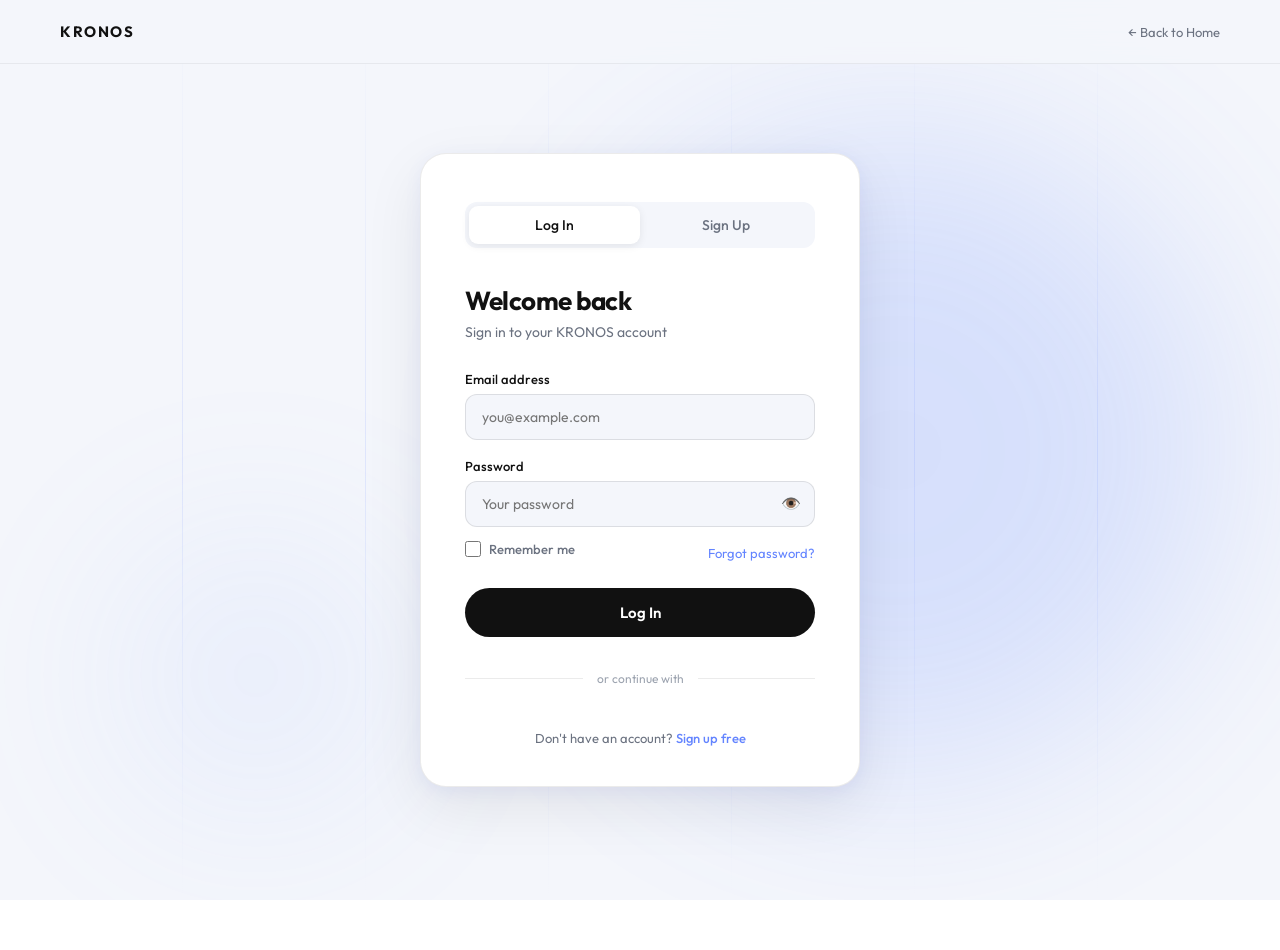
<file: Kroson Website/start_page.html>
<!DOCTYPE html>
<html lang="en">

<head>
    <meta charset="UTF-8">
    <meta name="viewport" content="width=device-width, initial-scale=1.0">
    <title>Kroson AI - Start</title>
    <link href="https://fonts.googleapis.com/css2?family=Inter:wght@400;500;600;700;800&display=swap" rel="stylesheet">
    <!-- Using FontAwesome for the cart icon -->
    <link rel="stylesheet" href="https://cdnjs.cloudflare.com/ajax/libs/font-awesome/6.4.0/css/all.min.css">
    <link rel="stylesheet" href="kronos-core.css">
    <style>
        :root {
            --text-dark: #111111;
            --text-gray: #666666;
            --primary-blue: #3b82f6;
            --bg-light: #ffffff;
        }

        * {
            box-sizing: border-box;
            margin: 0;
            padding: 0;
        }

        body {
            font-family: 'Inter', sans-serif;
            background: transparent;
            min-height: 100vh;
            color: var(--text-dark);
            display: flex;
            flex-direction: column;
            scroll-behavior: smooth;
        }

        html {
            scroll-behavior: smooth;
        }

        /* Navigation */
        nav {
            display: flex;
            justify-content: space-between;
            align-items: center;
            padding: 30px 60px;
            width: 100%;
            z-index: 100;
        }

        .logo {
            flex: 1;
            font-size: 28px;
            font-weight: 800;
            letter-spacing: -1px;
            color: var(--text-dark);
        }

        .nav-links {
            flex: 2;
            display: flex;
            justify-content: center;
            gap: 40px;
        }

        .nav-links a {
            text-decoration: none;
            color: var(--text-gray);
            font-size: 15px;
            font-weight: 500;
            position: relative;
            transition: color 0.3s ease;
        }

        .nav-links a:hover {
            color: var(--text-dark);
        }

        .nav-links a.active {
            color: var(--primary-blue);
        }

        .nav-links a.active::after {
            content: '';
            position: absolute;
            bottom: -6px;
            left: 0;
            width: 100%;
            height: 2px;
            background-color: var(--primary-blue);
            border-radius: 2px;
        }

        .nav-actions {
            flex: 1;
            display: flex;
            justify-content: flex-end;
            align-items: center;
        }

        .btn-signin {
            background-color: var(--text-dark);
            color: #ffffff;
            border: none;
            border-radius: 30px;
            padding: 12px 26px 12px 22px;
            font-size: 14px;
            font-weight: 600;
            cursor: pointer;
            transition: all 0.3s ease;
            display: inline-flex;
            align-items: center;
            gap: 8px;
        }

        .btn-signin .login-icon {
            display: flex;
            align-items: center;
            opacity: 0.85;
            transition: transform 0.3s ease, opacity 0.3s ease;
            flex-shrink: 0;
        }

        .btn-signin:hover {
            background-color: #2a2a2a;
            transform: translateY(-2px);
            box-shadow: 0 8px 20px rgba(0, 0, 0, 0.14);
        }

        .btn-signin:hover .login-icon {
            transform: translateX(2px);
            opacity: 1;
        }

        /* Hero Section */
        .hero {
            flex: 1;
            display: flex;
            flex-direction: column;
            align-items: center;
            justify-content: center;
            text-align: center;
            padding: 0 20px;
            margin-top: -50px;
            /* Slight offset to center visually */
        }

        .badge {
            display: inline-flex;
            align-items: center;
            gap: 8px;
            background-color: #f0f4ff;
            color: var(--primary-blue);
            padding: 8px 16px;
            border-radius: 30px;
            font-size: 12px;
            font-weight: 700;
            letter-spacing: 1px;
            text-transform: uppercase;
            margin-bottom: 30px;
            border: 1px solid #e0e8ff;
        }

        h1 {
            font-size: 84px;
            font-weight: 800;
            letter-spacing: -3px;
            line-height: 1.1;
            margin-bottom: 25px;
        }

        p.subtitle {
            font-size: 18px;
            color: var(--text-gray);
            max-width: 650px;
            line-height: 1.6;
            margin-bottom: 45px;
        }

        .hero-buttons {
            display: flex;
            gap: 20px;
        }

        .btn-explore {
            background-color: var(--text-dark);
            color: #ffffff;
            border: none;
            border-radius: 30px;
            padding: 16px 35px;
            font-size: 15px;
            font-weight: 600;
            cursor: pointer;
            transition: all 0.3s ease;
        }

        .btn-explore:hover {
            background-color: #333333;
            transform: translateY(-2px);
            box-shadow: 0 10px 20px rgba(0, 0, 0, 0.1);
        }

        .btn-view {
            background-color: rgba(255, 255, 255, 0.8);
            backdrop-filter: blur(10px);
            color: var(--text-dark);
            border: none;
            border-radius: 30px;
            padding: 16px 35px;
            font-size: 15px;
            font-weight: 600;
            cursor: pointer;
            transition: all 0.3s ease;
        }

        .btn-view:hover {
            background-color: #ffffff;
            transform: translateY(-2px);
            box-shadow: 0 10px 20px rgba(0, 0, 0, 0.05);
        }

        .btn-view.disabled {
            cursor: default;
            opacity: 0.6;
            transform: none !important;
            box-shadow: none !important;
            pointer-events: none;
        }

        /* Background Glow & Canvas */
        .bg-glow-container {
            position: fixed;
            top: 0;
            left: 0;
            width: 100vw;
            height: 100vh;
            z-index: -2;
            overflow: hidden;
            pointer-events: none;
            background: radial-gradient(circle at 70% 30%, #eef1ff 0%, #ffffff 60%);
        }

        .bg-glow {
            position: absolute;
            top: 50%;
            left: 50%;
            transform: translate(-50%, -50%);
            width: 800px;
            height: 800px;
            background: #0044ff;
            border-radius: 50%;
            filter: blur(120px);
            opacity: 0.25;
            animation: pulse-glow 8s infinite alternate;
        }

        @keyframes pulse-glow {
            0% {
                transform: translate(-50%, -50%) scale(1);
                opacity: 0.15;
            }

            100% {
                transform: translate(-50%, -50%) scale(1.1);
                opacity: 0.35;
            }
        }

        #particle-canvas {
            position: fixed;
            top: 0;
            left: 0;
            width: 100%;
            height: 100%;
            z-index: -1;
            pointer-events: none;
        }

        /* --- Animations --- */
        body {
            opacity: 0;
            animation: pageFadeIn 0.6s cubic-bezier(0.22, 1, 0.36, 1) forwards;
        }

        @keyframes pageFadeIn {
            from {
                opacity: 0;
                transform: translateY(15px);
            }

            to {
                opacity: 1;
                transform: translateY(0);
            }
        }

        body.page-exit {
            animation: pageFadeOut 0.4s cubic-bezier(0.22, 1, 0.36, 1) forwards !important;
        }

        @keyframes pageFadeOut {
            from {
                opacity: 1;
                transform: translateY(0) scale(1);
            }

            to {
                opacity: 0;
                transform: translateY(-15px) scale(0.98);
            }
        }

        .fade-in-up {
            opacity: 0;
            animation: fadeInUp 0.8s cubic-bezier(0.25, 0.8, 0.25, 1) forwards;
        }

        .fade-in-down {
            opacity: 0;
            animation: fadeInDown 0.8s cubic-bezier(0.25, 0.8, 0.25, 1) forwards;
        }

        @keyframes fadeInUp {
            from {
                opacity: 0;
                transform: translateY(30px);
            }

            to {
                opacity: 1;
                transform: translateY(0);
            }
        }

        @keyframes fadeInDown {
            from {
                opacity: 0;
                transform: translateY(-30px);
            }

            to {
                opacity: 1;
                transform: translateY(0);
            }
        }

        .delay-1 {
            animation-delay: 0.1s;
        }

        .delay-2 {
            animation-delay: 0.2s;
        }

        .delay-3 {
            animation-delay: 0.3s;
        }

        .delay-4 {
            animation-delay: 0.4s;
        }

        .delay-5 {
            animation-delay: 0.5s;
        }

        .profile-container.active .profile-chevron {
            transform: rotate(180deg);
        }
    </style>
</head>

<body>

    <div class="bg-glow-container">
        <div class="bg-glow"></div>
    </div>
    <canvas id="particle-canvas"></canvas>

    <!-- Navigation -->
    <nav class="fade-in-down">
        <div class="logo">KRONOS</div>

        <div class="nav-links">
            <a href="start_page.html" class="active">Home</a>
            <a href="apps.html">Apps</a>
            <a href="about.html">About Us</a>
        </div>

        <div class="nav-actions" id="nav-auth-container">
            <button class="btn-signin" onclick="window.location.href='auth.html'">
                <span class="login-icon">
                    <svg width="15" height="15" viewBox="0 0 24 24" fill="none" stroke="currentColor" stroke-width="2"
                        stroke-linecap="round" stroke-linejoin="round">
                        <path d="M15 3h4a2 2 0 0 1 2 2v14a2 2 0 0 1-2 2h-4" />
                        <polyline points="10 17 15 12 10 7" />
                        <line x1="15" y1="12" x2="3" y2="12" />
                    </svg>
                </span>
                Sign In
            </button>
        </div>
    </nav>

    <!-- Hero Section -->
    <main class="hero">
        <div class="badge fade-in-up delay-1">
            <i class="fa-solid fa-wand-magic-sparkles"></i>
            Enterprise AI Engineering
        </div>

        <h1 class="fade-in-up delay-2">Expand Your AI</h1>

        <p class="subtitle fade-in-up delay-3">
            Scale your potential with enterprise-grade AI technical tools and high-performance engineering systems
            designed for
            the modern digital architect.
        </p>

        <div class="hero-buttons fade-in-up delay-4">
            <button class="btn-explore" onclick="window.location.href='apps.html'">View Studio Apps</button>
        </div>
    </main>

    <script>
        const canvas = document.getElementById('particle-canvas');
        const ctx = canvas.getContext('2d');
        canvas.width = window.innerWidth;
        canvas.height = window.innerHeight;

        let particlesArray = [];

        const mouse = {
            x: undefined,
            y: undefined
        }

        window.addEventListener('mousemove', function (event) {
            mouse.x = event.x;
            mouse.y = event.y;
            for (let i = 0; i < 3; i++) {
                particlesArray.push(new Particle());
            }
        });

        class Particle {
            constructor() {
                this.x = mouse.x;
                this.y = mouse.y;
                this.size = Math.random() * 5 + 1;
                this.speedX = Math.random() * 3 - 1.5;
                this.speedY = Math.random() * 3 - 1.5;
                this.color = `rgba(59, 130, 246, ${Math.random() * 0.6 + 0.2})`;
            }
            update() {
                this.x += this.speedX;
                this.y += this.speedY;
                if (this.size > 0.2) this.size -= 0.1;
            }
            draw() {
                ctx.fillStyle = this.color;
                ctx.beginPath();
                ctx.arc(this.x, this.y, this.size, 0, Math.PI * 2);
                ctx.fill();
            }
        }

        function handleParticles() {
            for (let i = 0; i < particlesArray.length; i++) {
                particlesArray[i].update();
                particlesArray[i].draw();
                if (particlesArray[i].size <= 0.2) {
                    particlesArray.splice(i, 1);
                    i--;
                }
            }
        }

        function animate() {
            ctx.clearRect(0, 0, canvas.width, canvas.height);
            handleParticles();
            requestAnimationFrame(animate);
        }

        animate();

        window.addEventListener('resize', function () {
            canvas.width = window.innerWidth;
            canvas.height = window.innerHeight;
        });
    </script>
    <script src="kronos-core.js"></script>
</body>

</html>
</file>
<file: Kroson Website/kronos-core.css>
/* KRONOS Core Styles */
:root {
    --primary-blue: #6384ff;
    --blue-dark: #4a6aff;
    --text-dark: #111111;
    --text-gray: #6b7280;
    --bg-light: #f4f6fb;
    --glass-bg: rgba(255, 255, 255, 0.7);
    --glass-border: rgba(255, 255, 255, 0.4);
}

/* Profile Dropdown Component */
.profile-container {
    position: relative;
    display: flex;
    align-items: center;
    gap: 12px;
    cursor: pointer;
    padding: 5px 12px;
    border-radius: 30px;
    transition: all 0.3s cubic-bezier(0.23, 1, 0.32, 1);
    user-select: none;
    z-index: 1001;
}

.profile-container:hover {
    background: rgba(99, 132, 255, 0.08);
}

.profile-avatar {
    width: 38px;
    height: 38px;
    border-radius: 50%;
    background: linear-gradient(135deg, var(--primary-blue), var(--blue-dark));
    display: flex;
    align-items: center;
    justify-content: center;
    color: white;
    font-weight: 700;
    font-size: 16px;
    box-shadow: 0 4px 12px rgba(99, 132, 255, 0.3);
    border: 2px solid #ffffff;
    transition: all 0.3s ease;
    overflow: hidden;
}

.profile-avatar img {
    width: 100%;
    height: 100%;
    object-fit: cover;
}

.profile-container:hover .profile-avatar {
    transform: scale(1.05);
    box-shadow: 0 6px 16px rgba(99, 132, 255, 0.4);
}

.profile-info {
    display: flex;
    flex-direction: column;
}

.profile-name {
    font-size: 14px;
    font-weight: 600;
    color: var(--text-dark);
}

.profile-dropdown {
    position: absolute;
    top: calc(100% + 12px);
    right: 0;
    width: 260px;
    background: var(--glass-bg);
    backdrop-filter: blur(20px);
    -webkit-backdrop-filter: blur(20px);
    border: 1px solid var(--glass-border);
    border-radius: 22px;
    box-shadow: 0 20px 50px rgba(0, 0, 0, 0.15);
    padding: 12px;
    z-index: 1000;
    opacity: 0;
    visibility: hidden;
    transform: translateY(15px) scale(0.95);
    transition: all 0.4s cubic-bezier(0.165, 0.84, 0.44, 1);
    transform-origin: top right;
}

.profile-dropdown.active {
    opacity: 1;
    visibility: visible;
    transform: translateY(0) scale(1);
}

.dropdown-header {
    padding: 15px 18px;
    border-bottom: 1px solid rgba(0, 0, 0, 0.05);
    margin-bottom: 10px;
}

.dropdown-user-name {
    font-size: 16px;
    font-weight: 700;
    color: var(--text-dark);
    display: block;
}

.dropdown-user-email {
    font-size: 12px;
    color: var(--text-gray);
    display: block;
    margin-top: 3px;
    opacity: 0.8;
}

.dropdown-item {
    display: flex;
    align-items: center;
    gap: 12px;
    padding: 12px 18px;
    border-radius: 14px;
    color: var(--text-gray);
    text-decoration: none !important;
    font-size: 14.5px;
    font-weight: 500;
    transition: all 0.25s ease;
    position: relative;
    overflow: hidden;
}

.dropdown-item i {
    font-size: 17px;
    width: 22px;
    text-align: center;
    opacity: 0.7;
    transition: all 0.25s ease;
}

.dropdown-item:hover {
    background: rgba(99, 132, 255, 0.1);
    color: var(--primary-blue);
    transform: translateX(4px);
}

.dropdown-item.active {
    background: rgba(99, 132, 255, 0.15);
    color: var(--primary-blue);
    font-weight: 600;
}

.dropdown-item:hover i {
    opacity: 1;
    color: var(--primary-blue);
    transform: scale(1.1);
}

.dropdown-divider {
    height: 1px;
    background: rgba(0, 0, 0, 0.06);
    margin: 10px 0;
}

.logout-item {
    color: #ef4444 !important;
}

.logout-item:hover {
    background: rgba(239, 68, 68, 0.08);
    color: #ef4444 !important;
}

.profile-chevron {
    font-size: 10px;
    color: var(--text-gray);
    transition: transform 0.4s ease;
    opacity: 0.6;
}

.profile-container.active .profile-chevron {
    transform: rotate(180deg);
}

/* Page Transitions */
.page-loading-overlay {
    position: fixed;
    inset: 0;
    background: #ffffff;
    z-index: 9999;
    display: flex;
    align-items: center;
    justify-content: center;
    transition: opacity 0.5s ease, visibility 0.5s ease;
}

.page-loading-overlay.hidden {
    opacity: 0;
    visibility: hidden;
}

.loader-spinner {
    width: 40px;
    height: 40px;
    border: 3px solid rgba(99, 132, 255, 0.1);
    border-top-color: var(--primary-blue);
    border-radius: 50%;
    animation: spin 1s linear infinite;
}

@keyframes spin {
    to { transform: rotate(360deg); }
}

/* Mobile Responsive */
@media (max-width: 768px) {
    .profile-dropdown {
        width: calc(100vw - 40px);
        right: -10px;
        position: fixed;
        top: 80px;
        left: 20px;
        transform-origin: top center;
    }
    
    .profile-name {
        display: none;
    }
}
</file>
